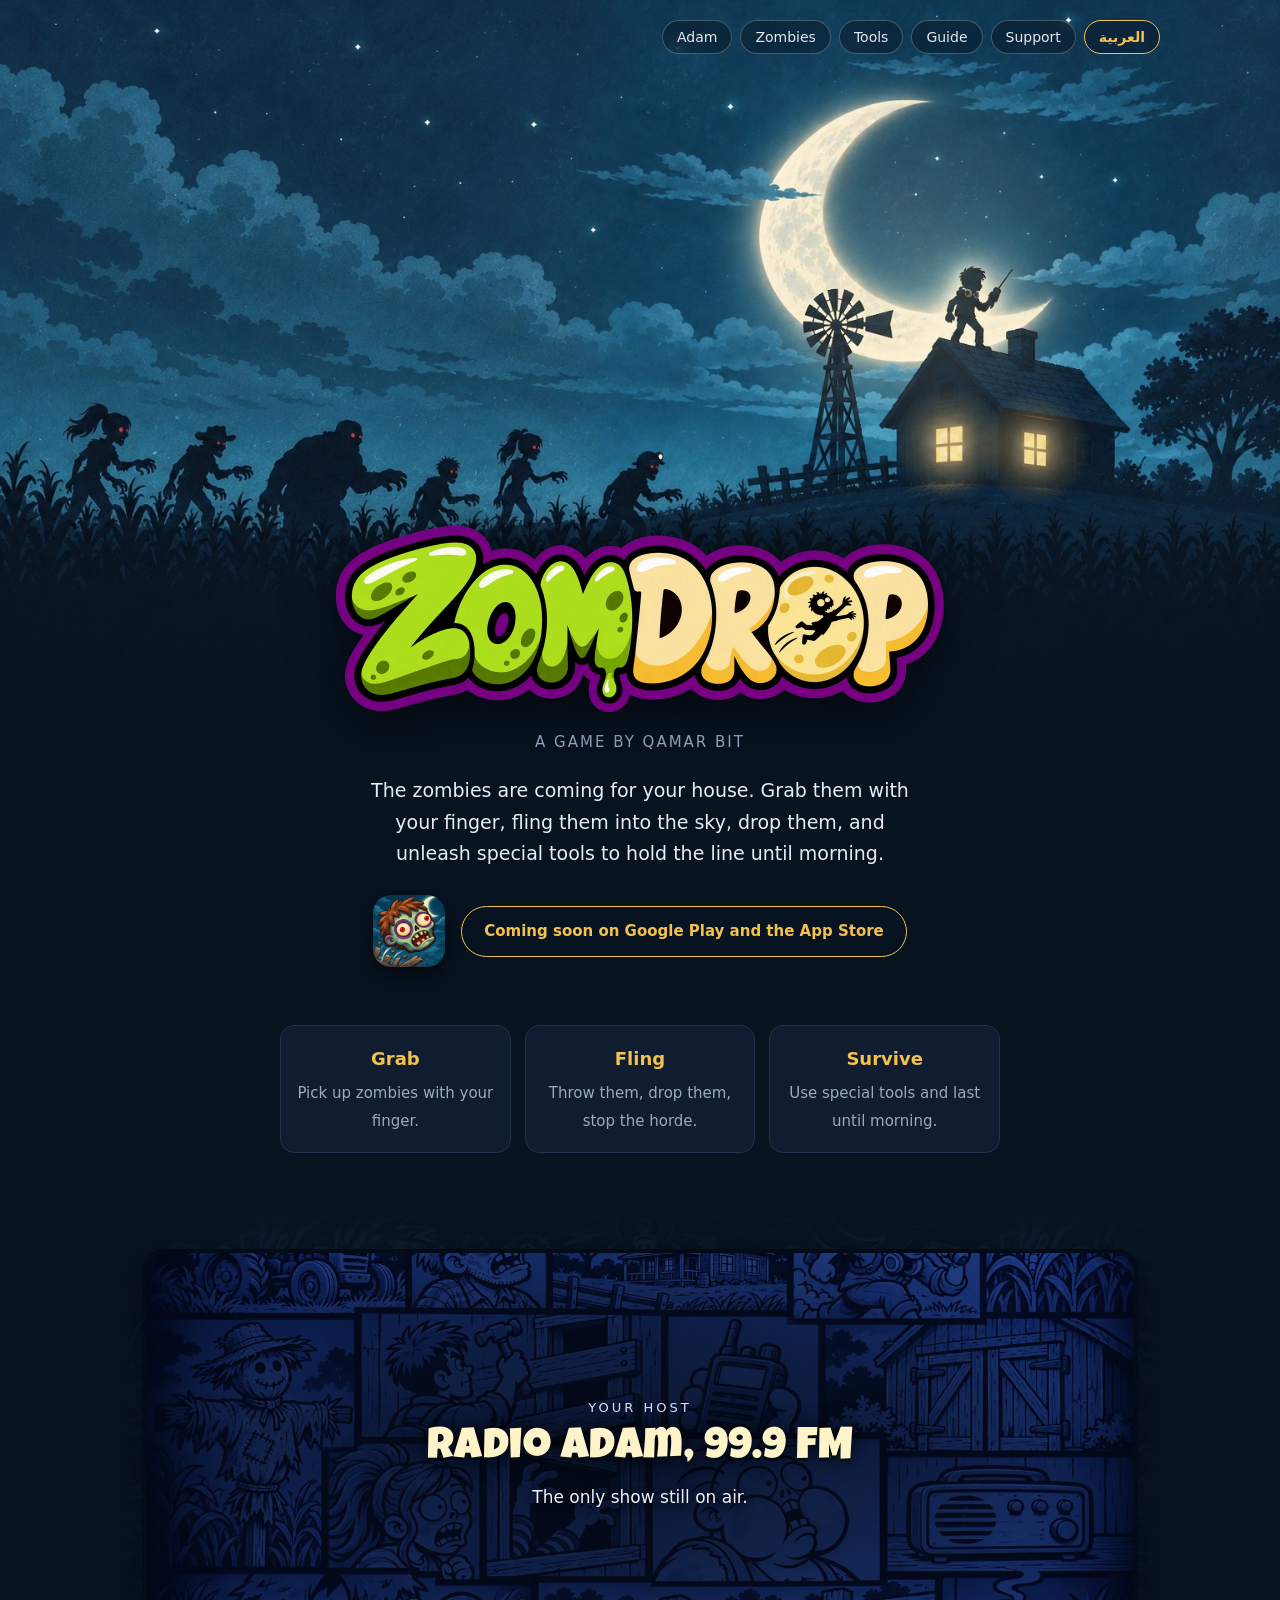
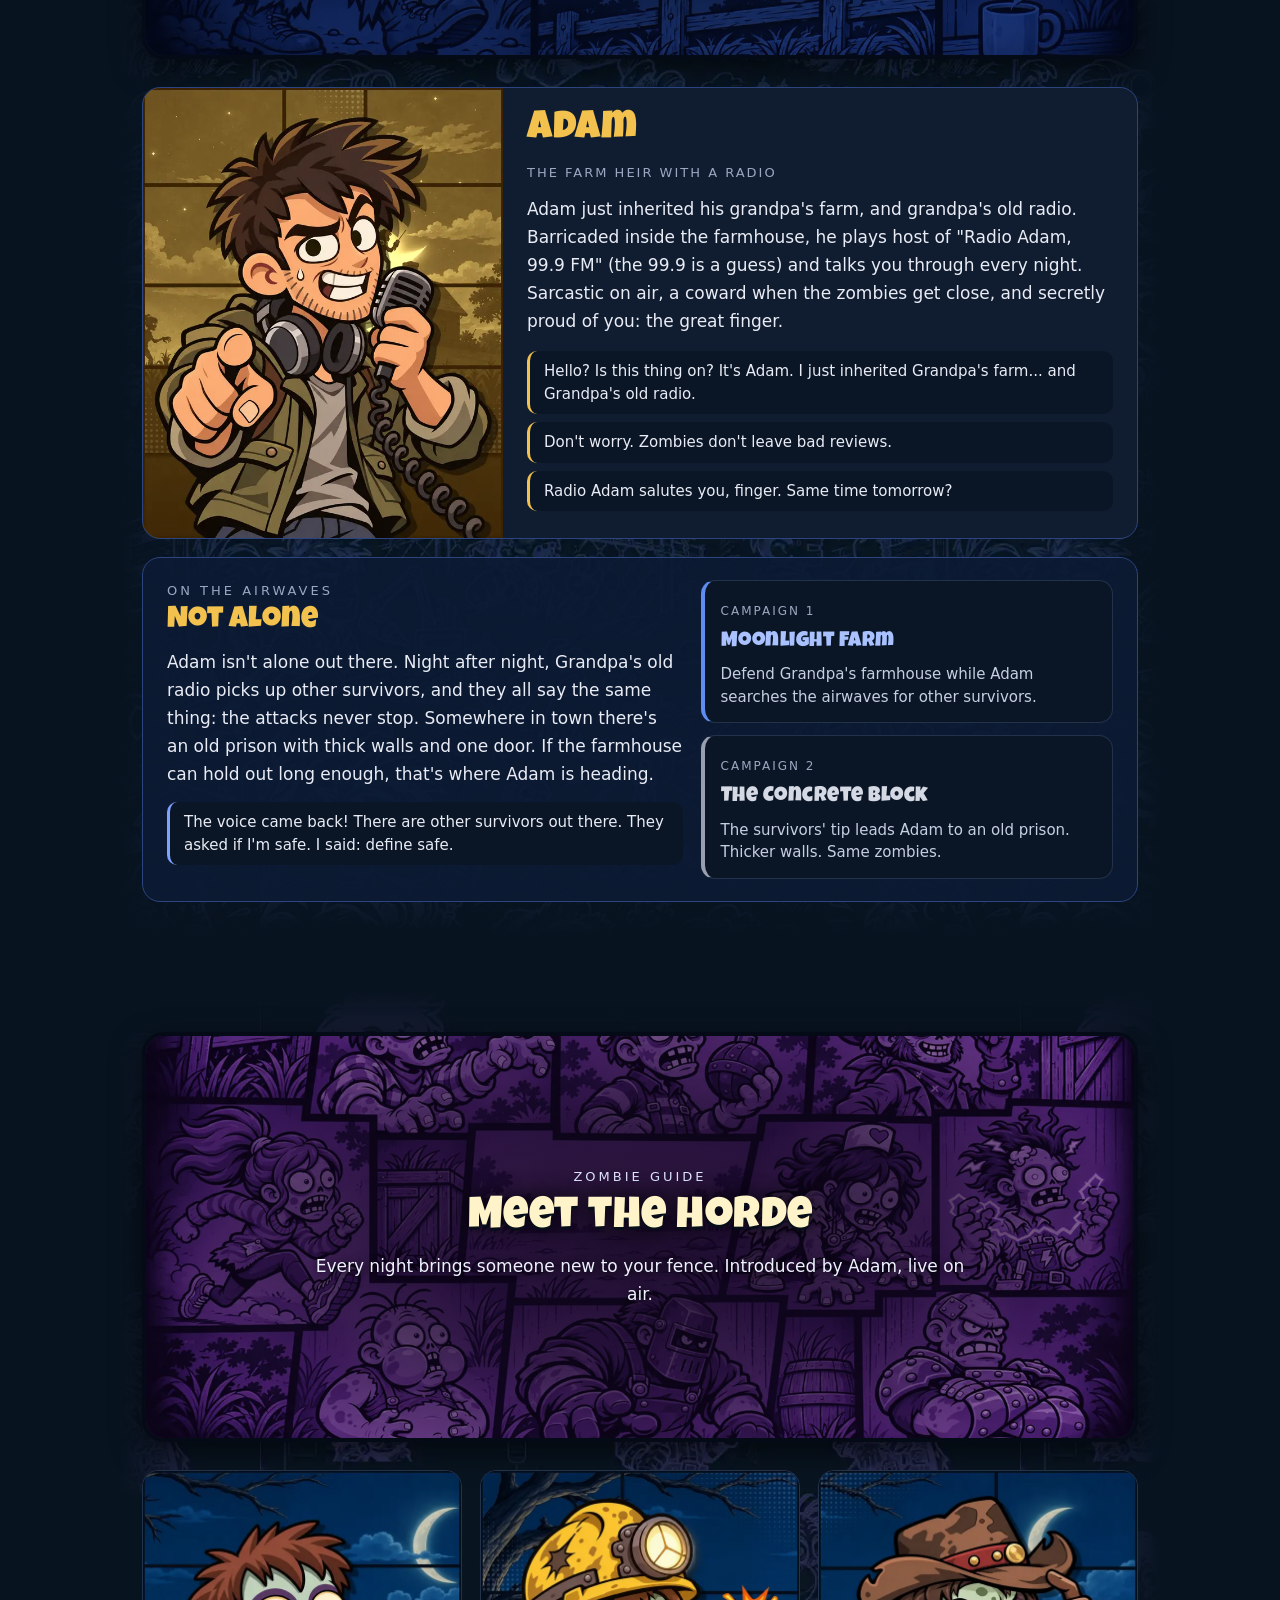
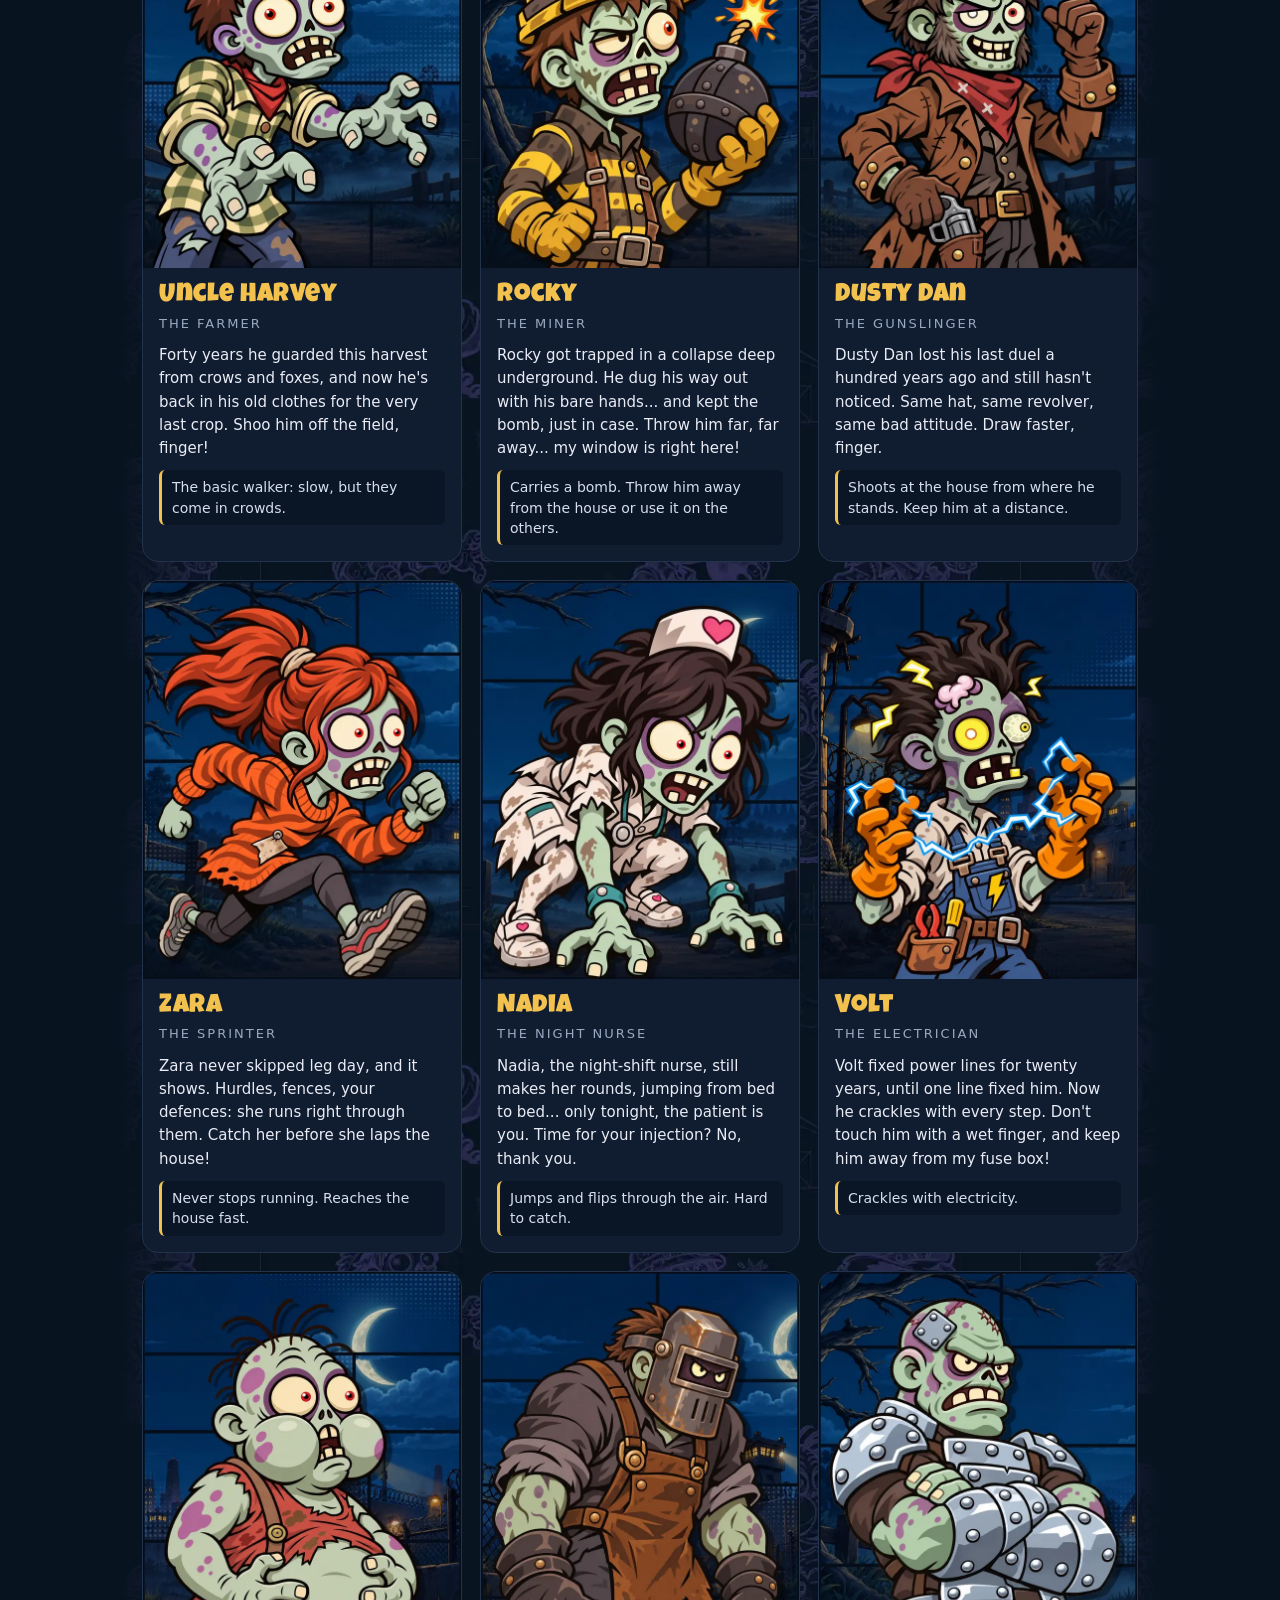
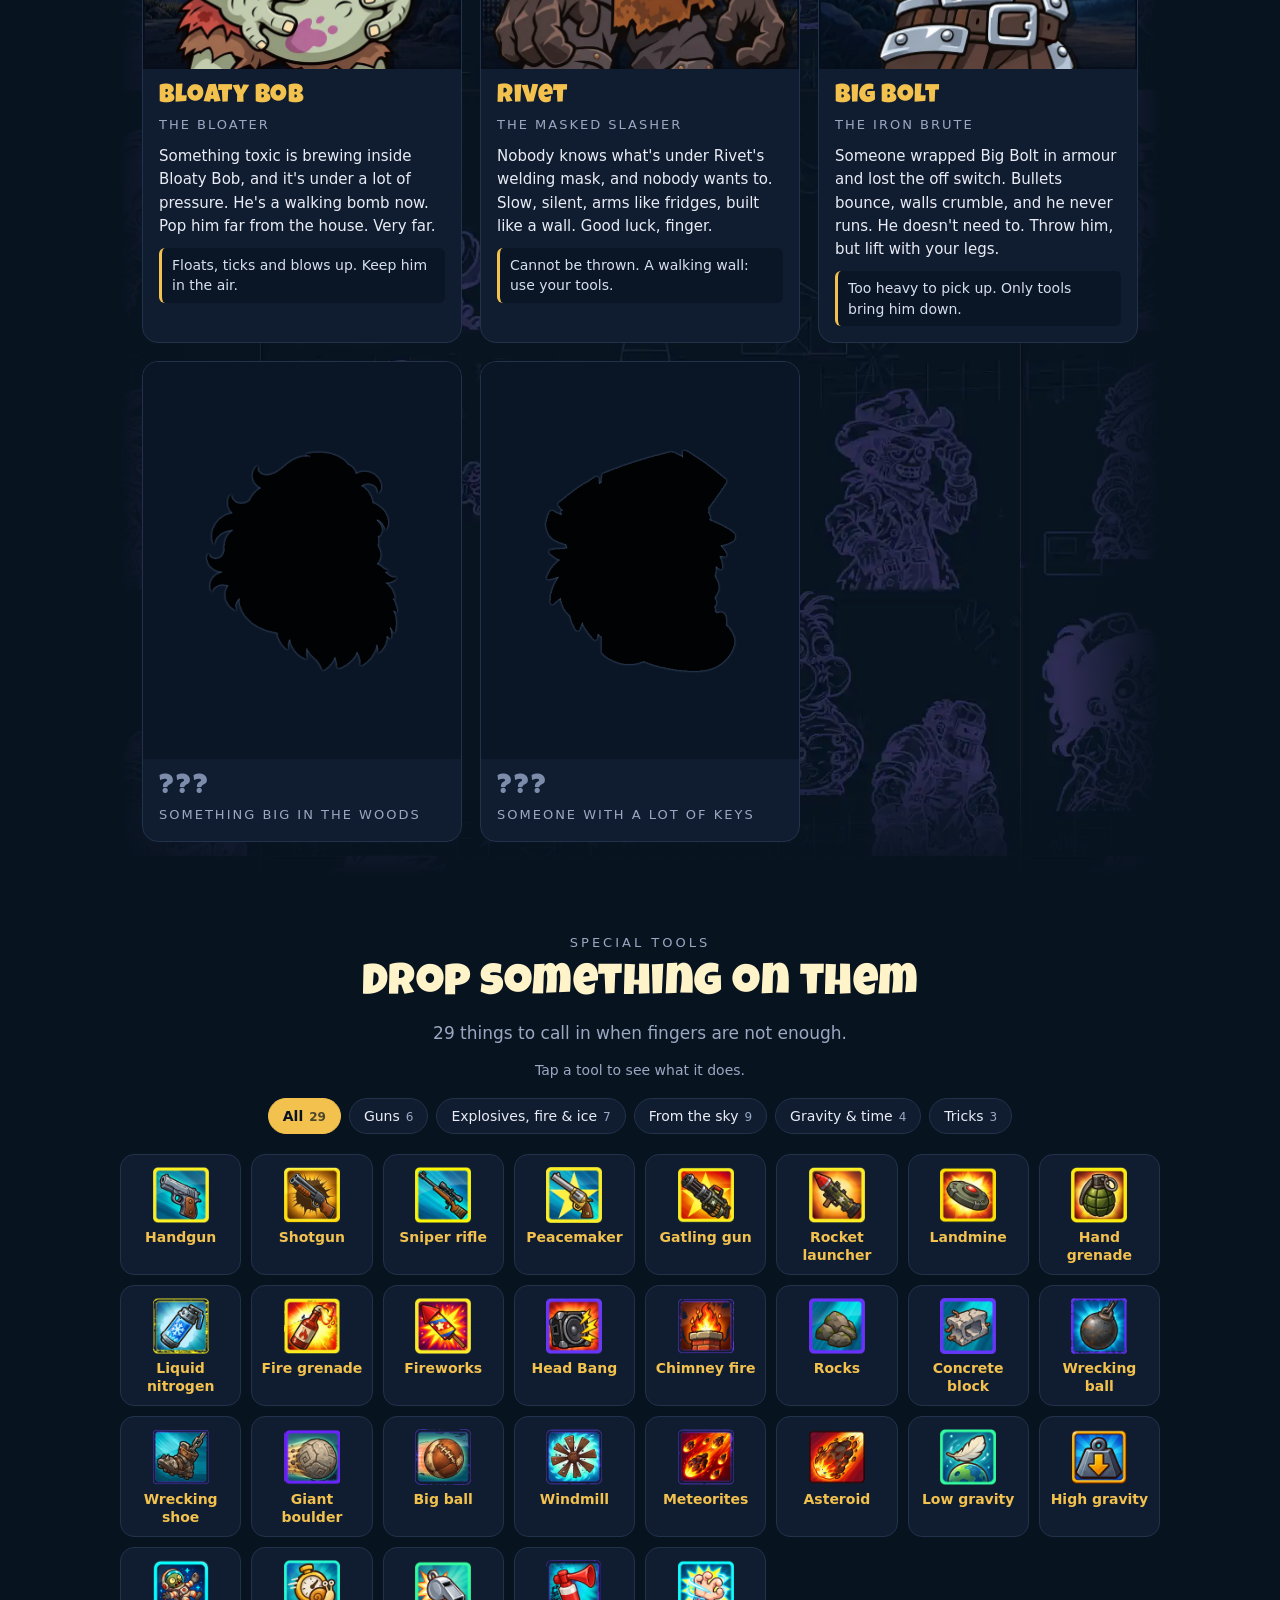
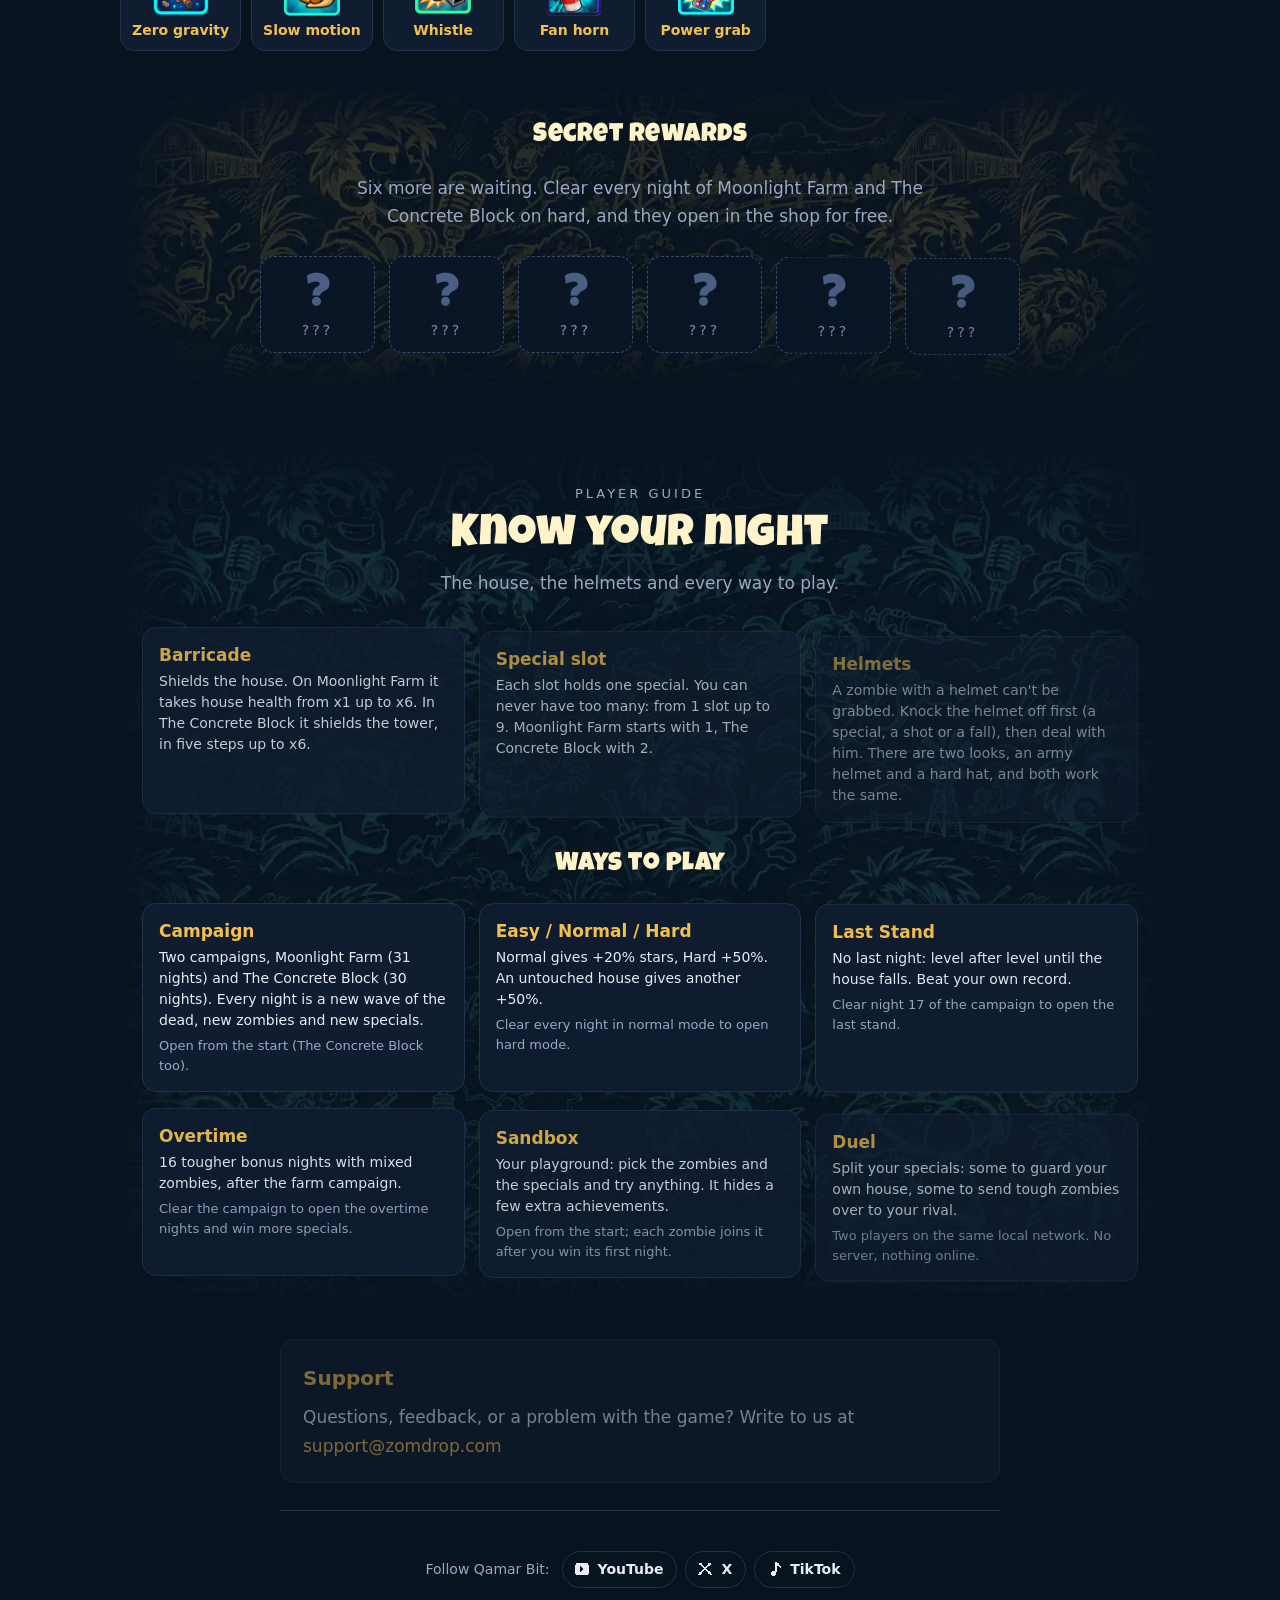
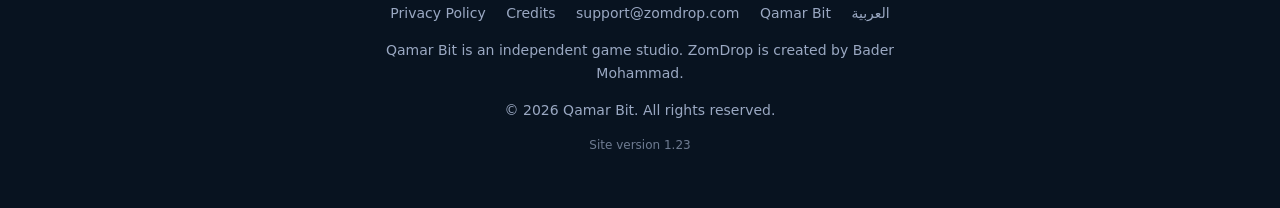
<file: index.html>
<!DOCTYPE html>
<html lang="en" dir="ltr">
<head>
  <meta charset="utf-8">
  <meta name="viewport" content="width=device-width, initial-scale=1">
  <title>ZomDrop — Grab them. Fling them. Survive until morning.</title>
  <meta name="description" content="ZomDrop is a mobile game by Qamar Bit. Grab zombies with your finger, fling them, drop them, and protect your house until morning. Coming soon on Google Play and the App Store.">
  <meta name="theme-color" content="#081320">
  <meta name="version" content="1.23">
  <link rel="canonical" href="https://zomdrop.com/">
  <link rel="alternate" hreflang="en" href="https://zomdrop.com/">
  <link rel="alternate" hreflang="ar" href="https://zomdrop.com/ar/">
  <meta property="og:type" content="website">
  <meta property="og:site_name" content="ZomDrop">
  <meta property="og:title" content="ZomDrop — Grab them. Fling them. Survive until morning.">
  <meta property="og:description" content="Grab zombies, fling them, drop them, and protect your house until morning. Coming soon.">
  <meta property="og:url" content="https://zomdrop.com/">
  <meta property="og:image" content="https://zomdrop.com/img/share.jpg">
  <meta name="twitter:card" content="summary_large_image">
  <link rel="icon" type="image/png" href="img/icon-64.png">
  <link rel="apple-touch-icon" href="img/icon-192.png">
  <link rel="preload" as="image" href="img/bg.jpg">
  <link rel="prefetch" href="ar/">
  <link rel="stylesheet" href="style.css">
</head>
<body>

  <div class="over"><div class="wrap wide"><header class="top">
    <span></span>
    <nav>
      <a href="#story">Adam</a>
      <a href="#horde">Zombies</a>
      <a href="#arsenal">Tools</a>
      <a href="#guide">Guide</a>
      <a href="#support">Support</a>
      <a class="lang" href="ar/" lang="ar" hreflang="ar">العربية</a>
    </nav>
  </header></div></div>

  <!-- The game's own start picture, with a few light effects on top -->
  <div class="scene" aria-hidden="true" dir="ltr"><div class="scene-inner">
    <img src="img/bg.jpg" alt="" width="1536" height="1024">
    <span class="moonglow"></span>
    <span class="star" style="left:12.2%;top:3.4%"></span>
    <span class="star" style="left:28%;top:5.4%;animation-delay:1.1s"></span>
    <span class="star" style="left:33.4%;top:14.4%;animation-delay:2.3s"></span>
    <span class="star" style="left:41.7%;top:14.6%;animation-delay:.6s"></span>
    <span class="star" style="left:57.1%;top:12.5%;animation-delay:1.8s"></span>
    <span class="star" style="left:46.4%;top:26.9%;animation-delay:2.9s"></span>
    <span class="star" style="left:87.2%;top:21%;animation-delay:.3s"></span>
    <span class="glow" style="left:74.3%;top:52%"></span>
    <span class="glow" style="left:80.8%;top:52.5%;animation-delay:1.3s"></span>
  </div></div>

  <div class="wrap"><main>
    <section class="hero">
      <h1><img src="img/logo.webp" alt="ZomDrop" width="1240" height="396"></h1>
      <p class="by">A game by <a href="https://qamarbit.com">Qamar Bit</a></p>
      <p class="lead">The zombies are coming for your house. Grab them with your finger, fling them into the sky, drop them, and unleash special tools to hold the line until morning.</p>
      <div class="cta">
        <img class="appicon" src="img/icon-192.png" alt="ZomDrop app icon" width="72" height="72">
        <span class="soon">Coming soon on Google Play and the App Store</span>
      </div>
    </section>
    <section class="features">
      <div class="reveal"><b>Grab</b><span>Pick up zombies with your finger.</span></div>
      <div class="reveal"><b>Fling</b><span>Throw them, drop them, stop the horde.</span></div>
      <div class="reveal"><b>Survive</b><span>Use special tools and last until morning.</span></div>
    </section>
  </main></div>

  <div class="wrap wide">

    <!-- ===== 2. Adam ===== -->
    <section id="story" class="block art art-story">
      <div class="wallhead wall-farm">
        <picture><source media="(max-width: 700px)" srcset="img/wall/farm-tall.webp" width="800" height="1422"><img src="img/wall/farm-wide.webp" alt="" width="1600" height="800" loading="lazy" decoding="async"></picture>
        <div class="wh-txt"><p class="label">Your host</p><h2 class="title">Radio Adam, 99.9 FM</h2><p class="sub">The only show still on air.</p></div>
      </div>
      <article class="adam reveal">
        <div class="pic"><img src="img/cards/adam.webp" alt="Adam talking into his radio microphone and pointing at you" width="640" height="800"></div>
        <div class="txt">
          <h3>Adam</h3><p class="role">The farm heir with a radio</p>
          <p>Adam just inherited his grandpa's farm, and grandpa's old radio. Barricaded inside the farmhouse, he plays host of &quot;Radio Adam, 99.9 FM&quot; (the 99.9 is a guess) and talks you through every night. Sarcastic on air, a coward when the zombies get close, and secretly proud of you: the great finger.</p>
          <div class="quotes">
            <blockquote>Hello? Is this thing on? It's Adam. I just inherited Grandpa's farm... and Grandpa's old radio.</blockquote>
            <blockquote>Don't worry. Zombies don't leave bad reviews.</blockquote>
            <blockquote>Radio Adam salutes you, finger. Same time tomorrow?</blockquote>
          </div>
        </div>
      </article>
      <div class="survivors reveal">
        <div class="sv-txt">
          <p class="label">On the airwaves</p>
          <h3>Not alone</h3>
          <p>Adam isn't alone out there. Night after night, Grandpa's old radio picks up other survivors, and they all say the same thing: the attacks never stop. Somewhere in town there's an old prison with thick walls and one door. If the farmhouse can hold out long enough, that's where Adam is heading.</p>
          <blockquote>The voice came back! There are other survivors out there. They asked if I'm safe. I said: define safe.</blockquote>
        </div>
        <div class="camps">
          <div class="camp camp-farm"><span class="cn">Campaign 1</span><h4>Moonlight Farm</h4><p>Defend Grandpa's farmhouse while Adam searches the airwaves for other survivors.</p></div>
          <div class="camp camp-block"><span class="cn">Campaign 2</span><h4>The Concrete Block</h4><p>The survivors' tip leads Adam to an old prison. Thicker walls. Same zombies.</p></div>
        </div>
      </div>
    </section>

    <!-- ===== 2. Zombies ===== -->
    <section id="horde" class="block art art-horde">
      <div class="wallhead wall-horde">
        <picture><source media="(max-width: 700px)" srcset="img/wall/horde-tall.webp" width="800" height="1422"><img src="img/wall/horde-wide.webp" alt="" width="1600" height="800" loading="lazy" decoding="async"></picture>
        <div class="wh-txt"><p class="label">Zombie guide</p><h2 class="title">Meet the horde</h2><p class="sub">Every night brings someone new to your fence. Introduced by Adam, live on air.</p></div>
      </div>
      <div class="grid horde">
        <article class="z reveal">
          <div class="pic"><img src="img/cards/harvey.webp" alt="Uncle Harvey, a zombie farmer with messy brown hair, reaching forward" width="640" height="800" loading="lazy"></div>
          <div class="zt"><h3>Uncle Harvey</h3><p class="role">The farmer</p>
          <p class="bio">Forty years he guarded this harvest from crows and foxes, and now he's back in his old clothes for the very last crop. Shoo him off the field, finger!</p>
          <p class="tip">The basic walker: slow, but they come in crowds.</p></div>
        </article>
        <article class="z reveal">
          <div class="pic"><img src="img/cards/rocky.webp" alt="Rocky, a zombie miner with a helmet lamp, holding a lit bomb" width="640" height="800" loading="lazy"></div>
          <div class="zt"><h3>Rocky</h3><p class="role">The miner</p>
          <p class="bio">Rocky got trapped in a collapse deep underground. He dug his way out with his bare hands... and kept the bomb, just in case. Throw him far, far away... my window is right here!</p>
          <p class="tip">Carries a bomb. Throw him away from the house or use it on the others.</p></div>
        </article>
        <article class="z reveal">
          <div class="pic"><img src="img/cards/dan.webp" alt="Dusty Dan, a zombie gunslinger tipping his hat" width="640" height="800" loading="lazy"></div>
          <div class="zt"><h3>Dusty Dan</h3><p class="role">The gunslinger</p>
          <p class="bio">Dusty Dan lost his last duel a hundred years ago and still hasn't noticed. Same hat, same revolver, same bad attitude. Draw faster, finger.</p>
          <p class="tip">Shoots at the house from where he stands. Keep him at a distance.</p></div>
        </article>
        <article class="z reveal">
          <div class="pic"><img src="img/cards/zara.webp" alt="Zara, a red-haired zombie runner in a striped orange sweater, sprinting" width="640" height="800" loading="lazy"></div>
          <div class="zt"><h3>Zara</h3><p class="role">The sprinter</p>
          <p class="bio">Zara never skipped leg day, and it shows. Hurdles, fences, your defences: she runs right through them. Catch her before she laps the house!</p>
          <p class="tip">Never stops running. Reaches the house fast.</p></div>
        </article>
        <article class="z reveal">
          <div class="pic"><img src="img/cards/nadia.webp" alt="Nadia, a zombie nurse crouching low, ready to pounce" width="640" height="800" loading="lazy"></div>
          <div class="zt"><h3>Nadia</h3><p class="role">The night nurse</p>
          <p class="bio">Nadia, the night-shift nurse, still makes her rounds, jumping from bed to bed... only tonight, the patient is you. Time for your injection? No, thank you.</p>
          <p class="tip">Jumps and flips through the air. Hard to catch.</p></div>
        </article>
        <article class="z reveal">
          <div class="pic"><img src="img/cards/volt.webp" alt="Volt, a zombie electrician with sparks jumping between his gloves" width="640" height="800" loading="lazy"></div>
          <div class="zt"><h3>Volt</h3><p class="role">The electrician</p>
          <p class="bio">Volt fixed power lines for twenty years, until one line fixed him. Now he crackles with every step. Don't touch him with a wet finger, and keep him away from my fuse box!</p>
          <p class="tip">Crackles with electricity.</p></div>
        </article>
        <article class="z reveal">
          <div class="pic"><img src="img/cards/bob.webp" alt="Bloaty Bob, a round zombie holding his breath with puffed cheeks" width="640" height="800" loading="lazy"></div>
          <div class="zt"><h3>Bloaty Bob</h3><p class="role">The bloater</p>
          <p class="bio">Something toxic is brewing inside Bloaty Bob, and it's under a lot of pressure. He's a walking bomb now. Pop him far from the house. Very far.</p>
          <p class="tip">Floats, ticks and blows up. Keep him in the air.</p></div>
        </article>
        <article class="z reveal">
          <div class="pic"><img src="img/cards/rivet.webp" alt="Rivet, a huge zombie in a welding mask and leather apron" width="640" height="800" loading="lazy"></div>
          <div class="zt"><h3>Rivet</h3><p class="role">The masked slasher</p>
          <p class="bio">Nobody knows what's under Rivet's welding mask, and nobody wants to. Slow, silent, arms like fridges, built like a wall. Good luck, finger.</p>
          <p class="tip">Cannot be thrown. A walking wall: use your tools.</p></div>
        </article>
        <article class="z reveal">
          <div class="pic"><img src="img/cards/bolt.webp" alt="Big Bolt, a zombie covered in riveted metal plates, arms crossed" width="640" height="800" loading="lazy"></div>
          <div class="zt"><h3>Big Bolt</h3><p class="role">The iron brute</p>
          <p class="bio">Someone wrapped Big Bolt in armour and lost the off switch. Bullets bounce, walls crumble, and he never runs. He doesn't need to. Throw him, but lift with your legs.</p>
          <p class="tip">Too heavy to pick up. Only tools bring him down.</p></div>
        </article>
        <article class="z mystery reveal"><div class="pic"><img src="img/mystery-1.png" alt="" width="248" height="284" loading="lazy"></div><div class="zt"><h3>???</h3><p class="role">Something big in the woods</p></div></article>
        <article class="z mystery reveal"><div class="pic"><img src="img/mystery-2.png" alt="" width="308" height="356" loading="lazy"></div><div class="zt"><h3>???</h3><p class="role">Someone with a lot of keys</p></div></article>
      </div>
    </section>

    <!-- ===== 3. Tools ===== -->
    <section id="arsenal" class="block">
      <p class="label">Special tools</p>
      <h2 class="title">Drop something on them</h2>
      <p class="sub">29 things to call in when fingers are not enough.</p>
      <p class="tools-hint">Tap a tool to see what it does.</p>
      <div class="chips" role="group" aria-label="Special tools">
        <button type="button" class="chip on" data-g="all" aria-pressed="true">All<i>29</i></button>
        <button type="button" class="chip" data-g="guns" aria-pressed="false">Guns<i>6</i></button>
        <button type="button" class="chip" data-g="boom" aria-pressed="false">Explosives, fire &amp; ice<i>7</i></button>
        <button type="button" class="chip" data-g="sky" aria-pressed="false">From the sky<i>9</i></button>
        <button type="button" class="chip" data-g="gravity" aria-pressed="false">Gravity &amp; time<i>4</i></button>
        <button type="button" class="chip" data-g="tricks" aria-pressed="false">Tricks<i>3</i></button>
      </div>
      <div class="grid arsenal reveal" data-show="all">
        <details class="t" data-g="guns"><summary><img src="img/tools/gun.png" alt="" width="128" height="128" loading="lazy"><b>Handgun</b></summary><div class="td"><p>The trusty handgun.</p></div></details>
        <details class="t" data-g="guns"><summary><img src="img/tools/shotgun.png" alt="" width="128" height="128" loading="lazy"><b>Shotgun</b></summary><div class="td"><p>It doesn't aim, it sweeps. Everything in front gets hit.</p></div></details>
        <details class="t" data-g="guns"><summary><img src="img/tools/sniper.png" alt="" width="128" height="128" loading="lazy"><b>Sniper rifle</b></summary><div class="td"><p>Perfect aim with a deadly hit.</p></div></details>
        <details class="t" data-g="guns"><summary><img src="img/tools/peacemaker.png" alt="" width="128" height="128" loading="lazy"><b>Peacemaker</b></summary><div class="td"><p>Bringing peace, one shot at a time.</p></div></details>
        <details class="t" data-g="guns"><summary><img src="img/tools/gatling.png" alt="" width="128" height="128" loading="lazy"><b>Gatling gun</b></summary><div class="td"><p>Nothing more needs to be said.</p></div></details>
        <details class="t" data-g="guns"><summary><img src="img/tools/rocketlauncher.png" alt="" width="128" height="128" loading="lazy"><b>Rocket launcher</b></summary><div class="td"><p>Two worlds in one: a gun that fires explosives.</p></div></details>
        <details class="t" data-g="boom"><summary><img src="img/tools/mine.png" alt="" width="128" height="128" loading="lazy"><b>Landmine</b></summary><div class="td"><p>Lays a deadly minefield.</p></div></details>
        <details class="t" data-g="boom"><summary><img src="img/tools/grenade.png" alt="" width="128" height="128" loading="lazy"><b>Hand grenade</b></summary><div class="td"><p>For explosions exactly where you want them.</p></div></details>
        <details class="t" data-g="boom"><summary><img src="img/tools/nitrogen.png" alt="" width="128" height="128" loading="lazy"><b>Liquid nitrogen</b></summary><div class="td"><p>Freezes zombies solid and makes them shatter like glass.</p></div></details>
        <details class="t" data-g="boom"><summary><img src="img/tools/firegrenade.png" alt="" width="128" height="128" loading="lazy"><b>Fire grenade</b></summary><div class="td"><p>Blows up and leaves the ground burning.</p></div></details>
        <details class="t" data-g="boom"><summary><img src="img/tools/rockets.png" alt="" width="128" height="128" loading="lazy"><b>Fireworks</b></summary><div class="td"><p>Any night is a good night for zombie fireworks.</p></div></details>
        <details class="t" data-g="boom"><summary><img src="img/tools/headbang.png" alt="" width="128" height="128" loading="lazy"><b>Head Bang</b></summary><div class="td"><p>How far can a zombie head stretch before it pops?</p></div></details>
        <details class="t" data-g="boom"><summary><img src="img/tools/chimneyfire.png" alt="" width="128" height="128" loading="lazy"><b>Chimney fire</b></summary><div class="td"><p>Light them up! A burning zombie makes specials show up more often.</p></div></details>
        <details class="t" data-g="sky"><summary><img src="img/tools/rocks.png" alt="" width="128" height="128" loading="lazy"><b>Rocks</b></summary><div class="td"><p>Buries zombies under a pile of rocks.</p></div></details>
        <details class="t" data-g="sky"><summary><img src="img/tools/metalcore.png" alt="" width="128" height="128" loading="lazy"><b>Concrete block</b></summary><div class="td"><p>Clears the space in front of the house when a zombie gets too close.</p></div></details>
        <details class="t" data-g="sky"><summary><img src="img/tools/wreckingball.png" alt="" width="128" height="128" loading="lazy"><b>Wrecking ball</b></summary><div class="td"><p>Great for knocking things down. Zombies most of all.</p></div></details>
        <details class="t" data-g="sky"><summary><img src="img/tools/wreckingshoe.png" alt="" width="128" height="128" loading="lazy"><b>Wrecking shoe</b></summary><div class="td"><p>A penalty kick that really hurts! This boot prefers zombies to balls!</p></div></details>
        <details class="t" data-g="sky"><summary><img src="img/tools/stoneball.png" alt="" width="128" height="128" loading="lazy"><b>Giant boulder</b></summary><div class="td"><p>The bigger the better. Rolls over anything in its path.</p></div></details>
        <details class="t" data-g="sky"><summary><img src="img/tools/bigball.png" alt="" width="128" height="128" loading="lazy"><b>Big ball</b></summary><div class="td"><p>A huge ball that flattens zombies.</p></div></details>
        <details class="t" data-g="sky"><summary><img src="img/tools/windmill.png" alt="" width="128" height="128" loading="lazy"><b>Windmill</b></summary><div class="td"><p>Turns the windmill into a spinning blade. Zombies get sliced!</p></div></details>
        <details class="t" data-g="sky"><summary><img src="img/tools/meteor_small.png" alt="" width="128" height="128" loading="lazy"><b>Meteorites</b></summary><div class="td"><p>Help from the sky. Pours fire on zombies.</p></div></details>
        <details class="t" data-g="sky"><summary><img src="img/tools/meteor.png" alt="" width="128" height="128" loading="lazy"><b>Asteroid</b></summary><div class="td"><p>Ask the dinosaurs how this one ends. The zombies are next.</p></div></details>
        <details class="t" data-g="gravity"><summary><img src="img/tools/gravitylow.png" alt="" width="128" height="128" loading="lazy"><b>Low gravity</b></summary><div class="td"><p>Turns gravity down. Tip: in low gravity even the Tank can be grabbed.</p></div></details>
        <details class="t" data-g="gravity"><summary><img src="img/tools/gravityhigh.png" alt="" width="128" height="128" loading="lazy"><b>High gravity</b></summary><div class="td"><p>Turns gravity up. Breaking bones gets easier.</p></div></details>
        <details class="t" data-g="gravity"><summary><img src="img/tools/gravityanti.png" alt="" width="128" height="128" loading="lazy"><b>Zero gravity</b></summary><div class="td"><p>Zombies float like they're in space. Until they come down and their bones break.</p></div></details>
        <details class="t" data-g="gravity"><summary><img src="img/tools/slowmo.png" alt="" width="128" height="128" loading="lazy"><b>Slow motion</b></summary><div class="td"><p>Slows time down so you can handle the trouble.</p></div></details>
        <details class="t" data-g="tricks"><summary><img src="img/tools/whistle.png" alt="" width="128" height="128" loading="lazy"><b>Whistle</b></summary><div class="td"><p>Stops zombies in their tracks.</p></div></details>
        <details class="t" data-g="tricks"><summary><img src="img/tools/horn.png" alt="" width="128" height="128" loading="lazy"><b>Fan horn</b></summary><div class="td"><p>Blasts zombies away from the house.</p></div></details>
        <details class="t" data-g="tricks"><summary><img src="img/tools/powergrab.png" alt="" width="128" height="128" loading="lazy"><b>Power grab</b></summary><div class="td"><p>Grabs heavy zombies, and several at once with one touch.</p></div></details>
      </div>
      <div class="art art-rewards lockedzone">
      <h3 class="subtitle">Secret rewards</h3>
      <p class="sub lockednote">Six more are waiting. Clear every night of Moonlight Farm and The Concrete Block on hard, and they open in the shop for free.</p>
      <div class="grid lockedgrid">
        <div class="lk reveal" aria-label="Secret reward"><b>?</b><span>???</span></div>
        <div class="lk reveal" aria-label="Secret reward"><b>?</b><span>???</span></div>
        <div class="lk reveal" aria-label="Secret reward"><b>?</b><span>???</span></div>
        <div class="lk reveal" aria-label="Secret reward"><b>?</b><span>???</span></div>
        <div class="lk reveal" aria-label="Secret reward"><b>?</b><span>???</span></div>
        <div class="lk reveal" aria-label="Secret reward"><b>?</b><span>???</span></div>
      </div>
      </div>
    </section>

    <!-- ===== 4. Player guide ===== -->
    <section id="guide" class="block art art-teal">
      <p class="label">Player guide</p>
      <h2 class="title">Know your night</h2>
      <p class="sub">The house, the helmets and every way to play.</p>
      <div class="grid guide">
        <article class="g reveal"><h3>Barricade</h3><p>Shields the house. On Moonlight Farm it takes house health from x1 up to x6. In The Concrete Block it shields the tower, in five steps up to x6.</p></article>
        <article class="g reveal"><h3>Special slot</h3><p>Each slot holds one special. You can never have too many: from 1 slot up to 9. Moonlight Farm starts with 1, The Concrete Block with 2.</p></article>
        <article class="g reveal"><h3>Helmets</h3><p>A zombie with a helmet can't be grabbed. Knock the helmet off first (a special, a shot or a fall), then deal with him. There are two looks, an army helmet and a hard hat, and both work the same.</p></article>
      </div>
      <h3 class="subtitle">Ways to play</h3>
      <div class="grid guide">
        <article class="g reveal"><h3>Campaign</h3><p>Two campaigns, Moonlight Farm (31 nights) and The Concrete Block (30 nights). Every night is a new wave of the dead, new zombies and new specials.</p><p class="meta">Open from the start (The Concrete Block too).</p></article>
        <article class="g reveal"><h3>Easy / Normal / Hard</h3><p>Normal gives +20% stars, Hard +50%. An untouched house gives another +50%.</p><p class="meta">Clear every night in normal mode to open hard mode.</p></article>
        <article class="g reveal"><h3>Last Stand</h3><p>No last night: level after level until the house falls. Beat your own record.</p><p class="meta">Clear night 17 of the campaign to open the last stand.</p></article>
        <article class="g reveal"><h3>Overtime</h3><p>16 tougher bonus nights with mixed zombies, after the farm campaign.</p><p class="meta">Clear the campaign to open the overtime nights and win more specials.</p></article>
        <article class="g reveal"><h3>Sandbox</h3><p>Your playground: pick the zombies and the specials and try anything. It hides a few extra achievements.</p><p class="meta">Open from the start; each zombie joins it after you win its first night.</p></article>
        <article class="g reveal"><h3>Duel</h3><p>Split your specials: some to guard your own house, some to send tough zombies over to your rival.</p><p class="meta">Two players on the same local network. No server, nothing online.</p></article>
      </div>
    </section>
  </div>

  <div class="wrap">
    <section class="card reveal" id="support">
      <h2>Support</h2>
      <p>Questions, feedback, or a problem with the game? Write to us at <a href="mailto:support@zomdrop.com" dir="ltr">support@zomdrop.com</a></p>
    </section>
    <footer>
      <p class="social"><span>Follow Qamar Bit:</span>
        <a href="https://www.youtube.com/@qamarbit" rel="me noopener" target="_blank" aria-label="Qamar Bit YouTube"><svg viewBox="0 0 16 16" aria-hidden="true"><path fill-rule="evenodd" d="M2 4h1V3h10v1h1v8h-1v1H3v-1H2zM6 5v6h1v-1h1V9h1V7H8V6H7V5z"/></svg><b>YouTube</b></a>
        <a href="https://x.com/qamarbit" rel="me noopener" target="_blank" aria-label="Qamar Bit X"><svg viewBox="0 0 16 16" aria-hidden="true"><path d="M3 3h2v1H3zM11 3h2v1h-2zM4 4h2v1H4zM10 4h2v1h-2zM5 5h2v1H5zM9 5h2v1H9zM6 6h2v1H6zM8 6h2v1H8zM7 7h2v1H7zM8 8h2v1H8zM6 8h2v1H6zM9 9h2v1H9zM5 9h2v1H5zM10 10h2v1h-2zM4 10h2v1H4zM11 11h2v1h-2zM3 11h2v1H3zM12 12h2v1h-2zM2 12h2v1H2z"/></svg><b>X</b></a>
        <a href="https://www.tiktok.com/@qamarbit" rel="me noopener" target="_blank" aria-label="Qamar Bit TikTok"><svg viewBox="0 0 16 16" aria-hidden="true"><path d="M9 2h2v9H9zM11 3h1v1h1v1h1v2h-1V6h-1V5h-1zM6 10h3v1h1v2H9v1H6v-1H5v-2h1z"/></svg><b>TikTok</b></a>
      </p>
      <p><a href="privacy.html">Privacy Policy</a> <a href="credits.html">Credits</a> <a href="mailto:support@zomdrop.com" dir="ltr">support@zomdrop.com</a> <a href="https://qamarbit.com">Qamar Bit</a> <a href="ar/" lang="ar" hreflang="ar">العربية</a></p>
      <p class="studio">Qamar Bit is an independent game studio. ZomDrop is created by Bader Mohammad.</p>
      <p>&copy; 2026 Qamar Bit. All rights reserved.</p>
      <p class="ver">Site version 1.23</p>
    </footer>
  </div>

  <!-- GSAP is stored inside this site (js folder). Nothing is loaded from other servers. -->
  <script src="js/gsap.min.js"></script>
  <script src="js/ScrollTrigger.min.js"></script>
  <script>
  // arriving from the other language (the address ends with #section): skip the logo drop, the page is already "open"
  document.documentElement.classList.add('js');
  if (location.hash) document.documentElement.classList.add('nodrop');
  requestAnimationFrame(function () { requestAnimationFrame(function () { document.documentElement.classList.add('go'); }); });
  // tools: filter buttons, and only one tool open at a time
  (function () {
    var grid = document.querySelector('.arsenal'); if (!grid) return;
    var chips = document.querySelectorAll('.chip');
    chips.forEach(function (c) {
      c.addEventListener('click', function () {
        chips.forEach(function (x) { var on = x === c; x.classList.toggle('on', on); x.setAttribute('aria-pressed', on ? 'true' : 'false'); });
        grid.setAttribute('data-show', c.getAttribute('data-g'));
        grid.querySelectorAll('details[open]').forEach(function (d) { d.open = false; });
        // a small hop only (no fading), so a tool can never be left invisible
        if (window.gsap) gsap.fromTo(grid.querySelectorAll('.t'), { y: 8 }, { y: 0, duration: .3, stagger: .02, overwrite: true, clearProps: 'transform' });
      });
    });
    grid.addEventListener('toggle', function (e) {
      if (!e.target.open) return;
      grid.querySelectorAll('details[open]').forEach(function (d) { if (d !== e.target) d.open = false; });
    }, true);
  })();
  (function () {
    if (!window.gsap || !window.ScrollTrigger) return;   // without GSAP the page simply shows everything
    gsap.registerPlugin(ScrollTrigger);

    // the picture drifts slower than the page while scrolling
    gsap.to('.scene-inner', { yPercent: 14, ease: 'none',
      scrollTrigger: { trigger: '.scene', start: 'top top', end: 'bottom top', scrub: true } });

    // comic-wall bands: the picture drifts a little while scrolling (off when the visitor asks for less motion)
    if (!window.matchMedia('(prefers-reduced-motion: reduce)').matches) {
      gsap.utils.toArray('.wallhead img').forEach(function (img) {
        gsap.fromTo(img, { yPercent: -7 }, { yPercent: 7, ease: 'none',
          scrollTrigger: { trigger: img.closest('.wallhead'), start: 'top bottom', end: 'bottom top', scrub: true } });
      });
    }

    // cards rise in, a few at a time, when they enter the screen
    gsap.set('.reveal', { opacity: 0, y: 26 });
    ScrollTrigger.batch('.reveal', {
      start: 'top 92%', once: true,
      onEnter: function (els) { gsap.to(els, { opacity: 1, y: 0, duration: .55, ease: 'power2.out', stagger: .07, overwrite: true }); }
    });

    // language switch: land on the same section of the other language, not at the top
    var sections = ['comic', 'story', 'horde', 'arsenal', 'guide', 'support'];
    document.querySelectorAll('a[hreflang]').forEach(function (a) {
      var base = a.getAttribute('href');
      a.addEventListener('click', function () {
        var here = '';
        sections.forEach(function (id) {
          var el = document.getElementById(id);
          if (el && el.getBoundingClientRect().top < window.innerHeight * 0.5) here = id;
        });
        a.setAttribute('href', here ? base + '#' + here : base);
      });
    });

    // story comic: the first page is open, the button opens the rest
    var more = document.querySelector('.comic-more');
    if (more) more.addEventListener('click', function () { document.querySelector('.comic').classList.add('open'); ScrollTrigger.refresh(); });

    // character pictures lean in a little when touched or hovered
    document.querySelectorAll('.z:not(.mystery), .adam').forEach(function (card) {
      var img = card.querySelector('.pic img');
      function pop() { gsap.fromTo(img, { scale: 1.09, rotation: -1.5 }, { scale: 1, rotation: 0, duration: .9, ease: 'elastic.out(1, .4)' }); }
      card.addEventListener('pointerenter', pop);
      card.addEventListener('click', pop);
    });
  })();
  </script>
</body>
</html>
</file>
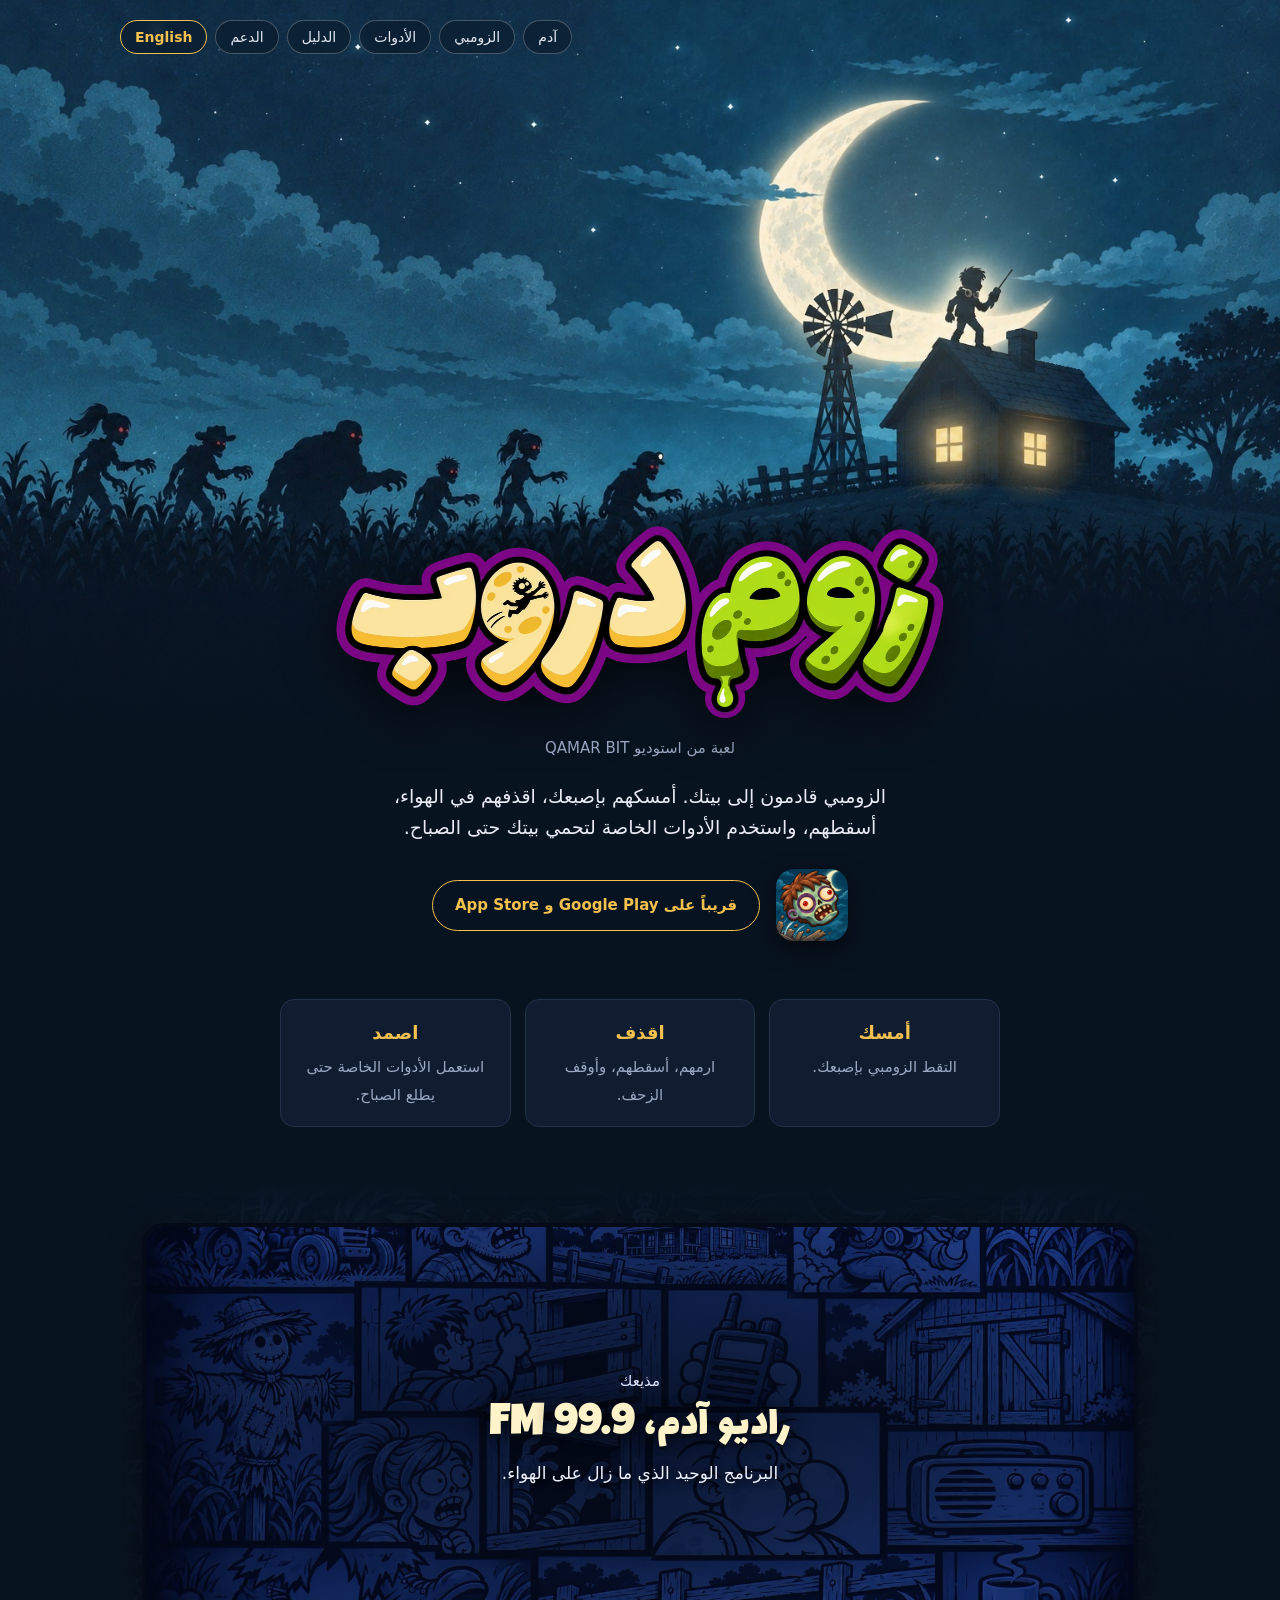
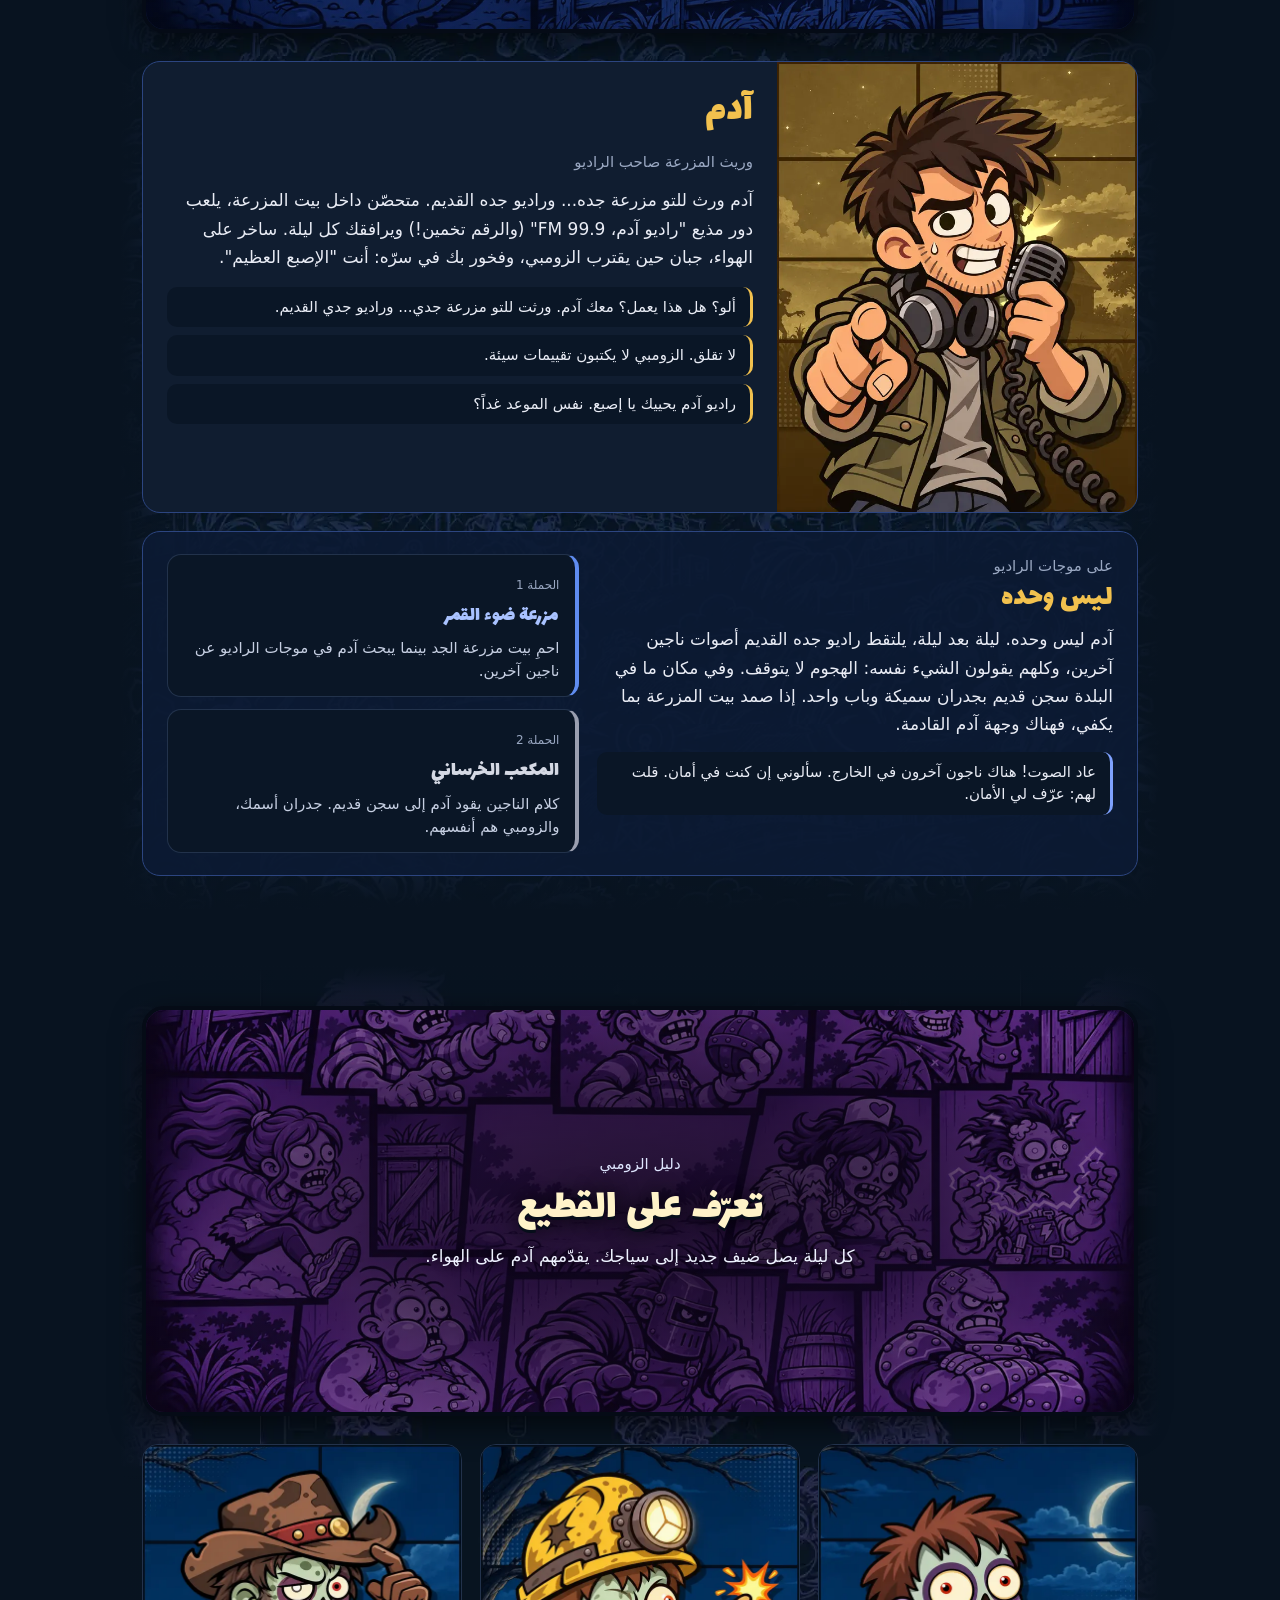
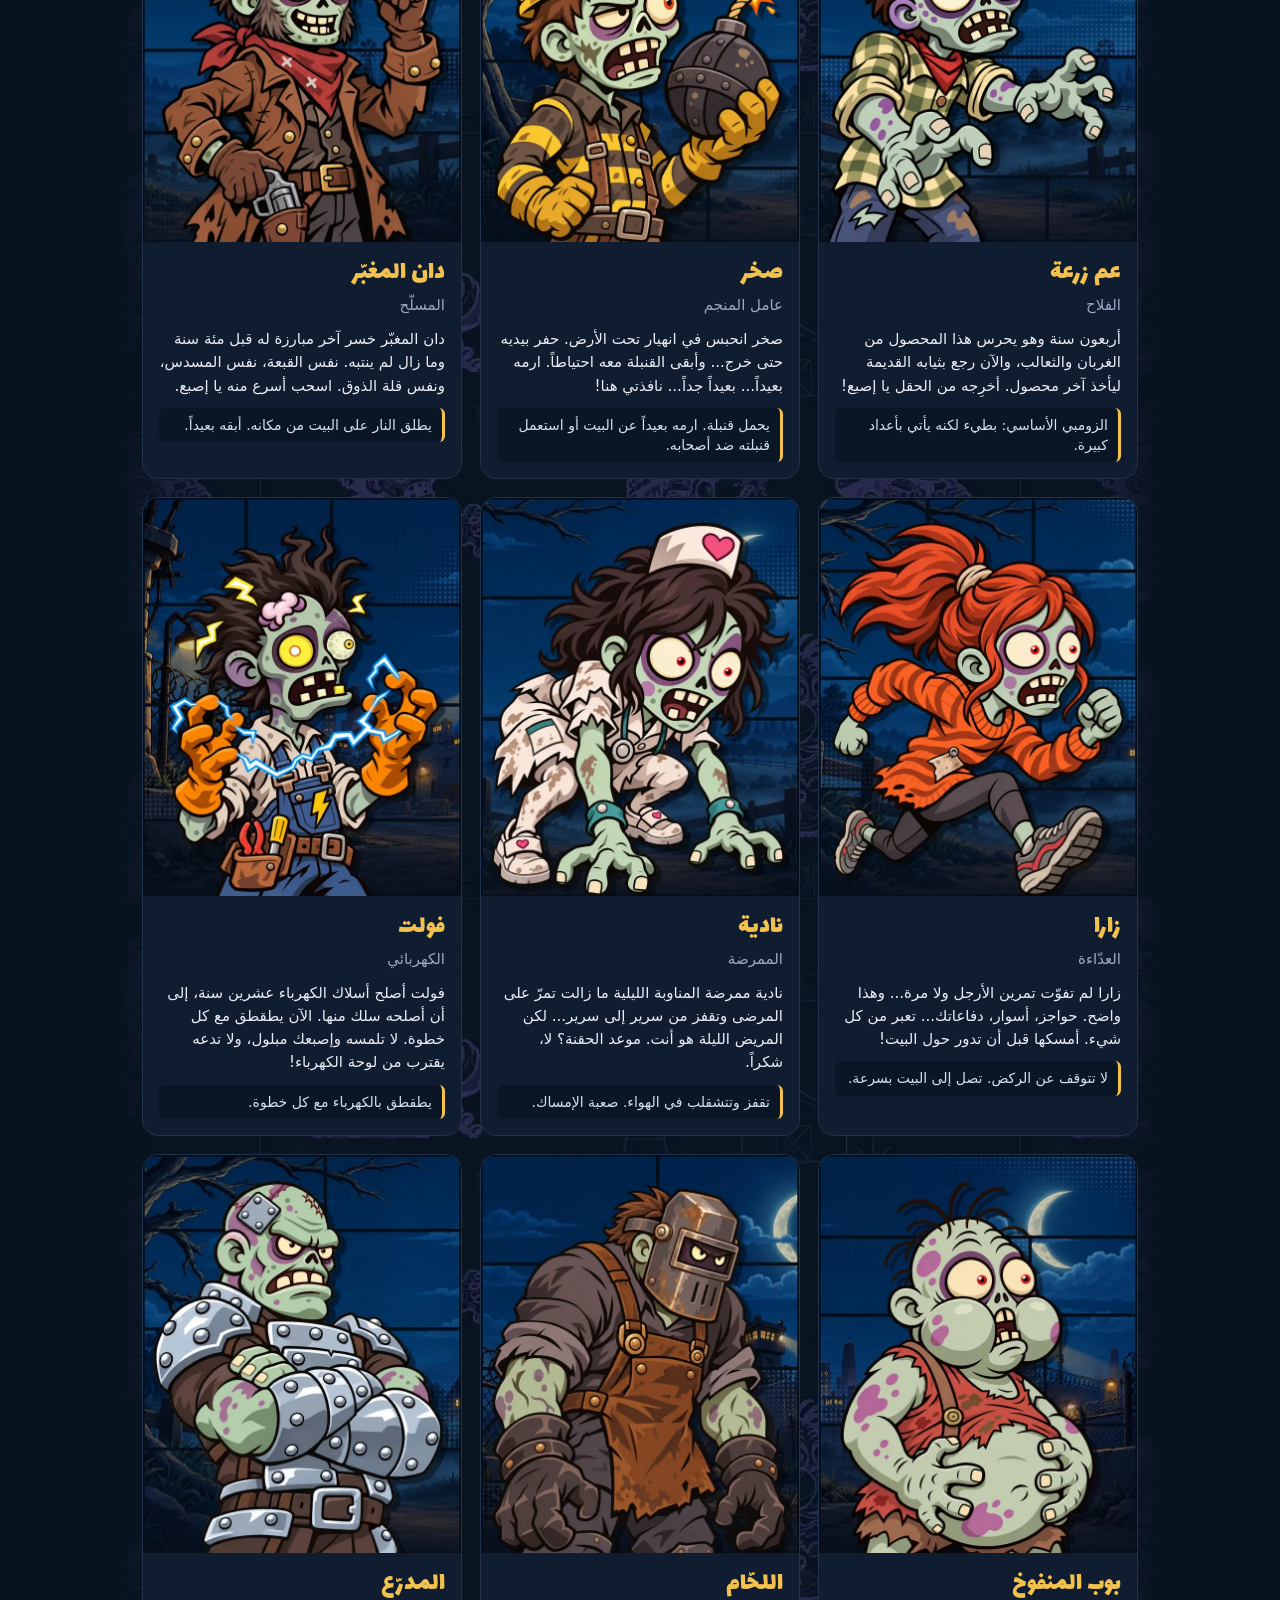
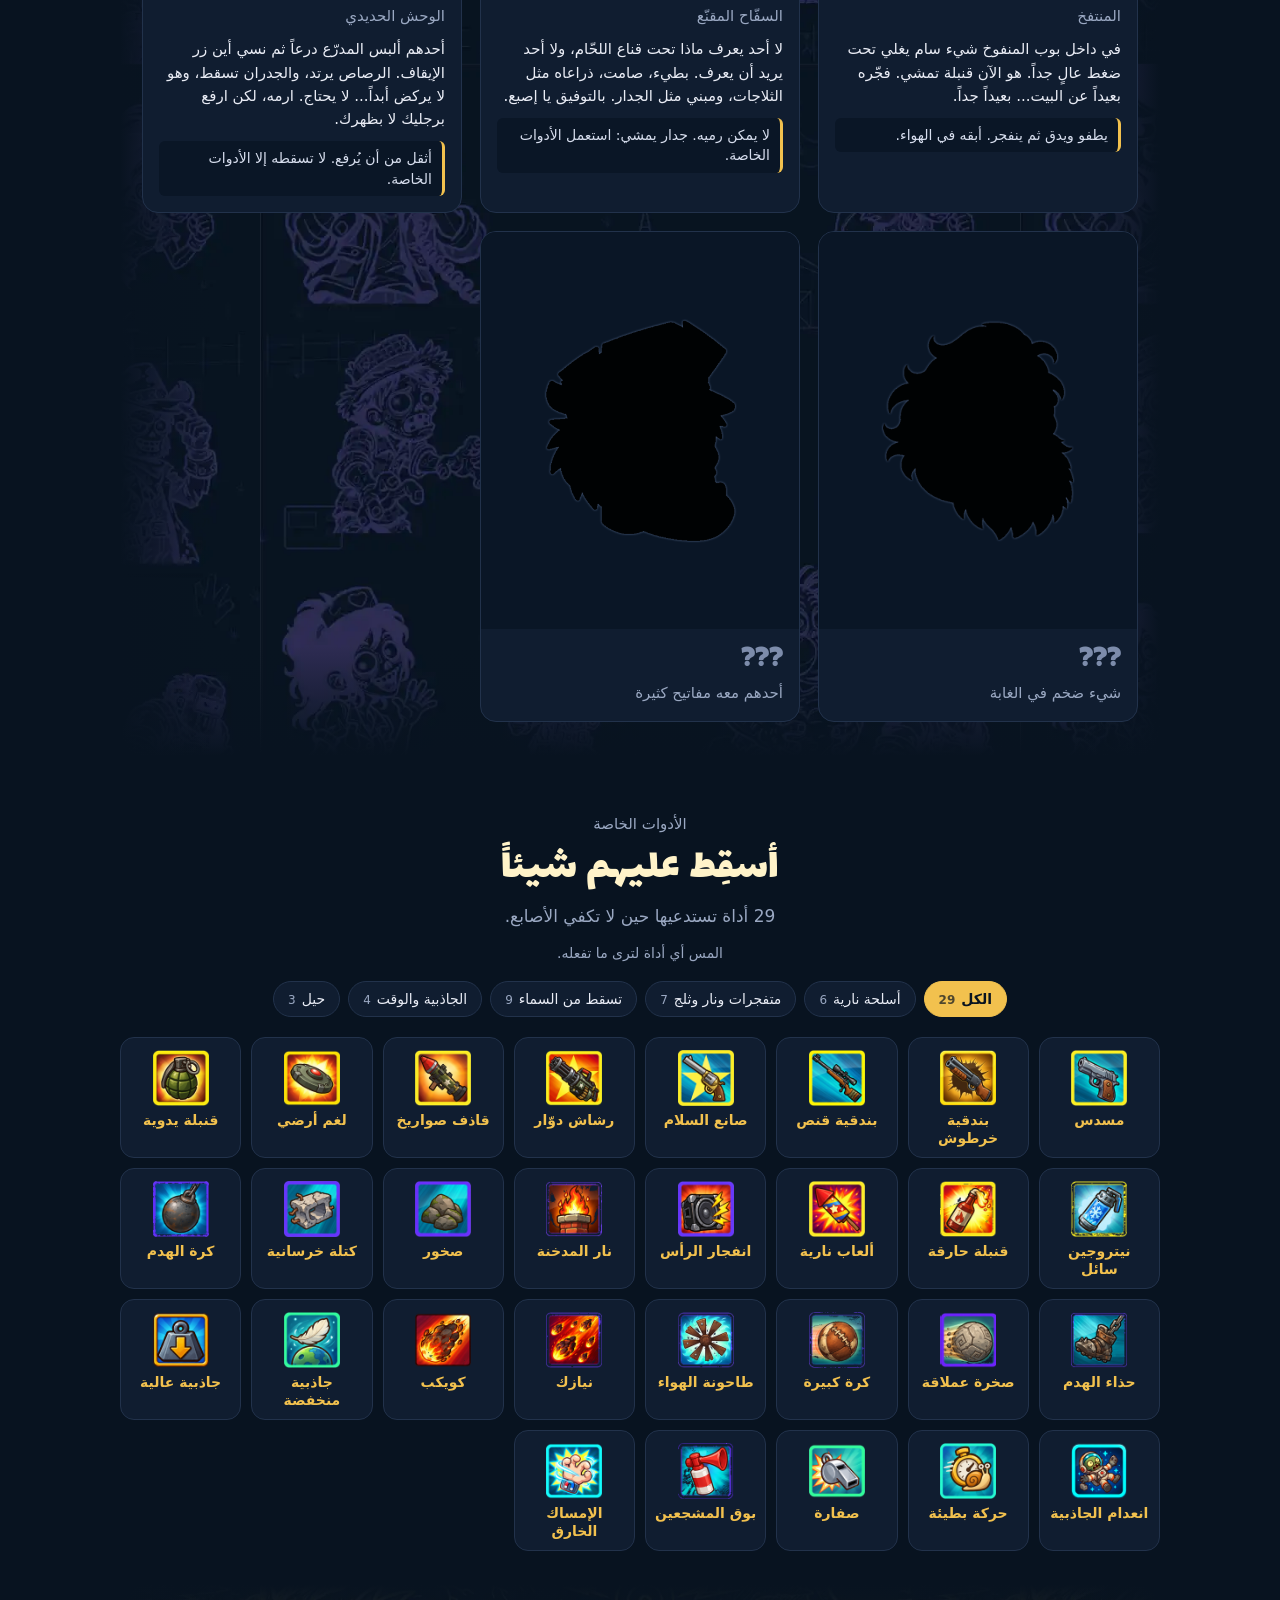
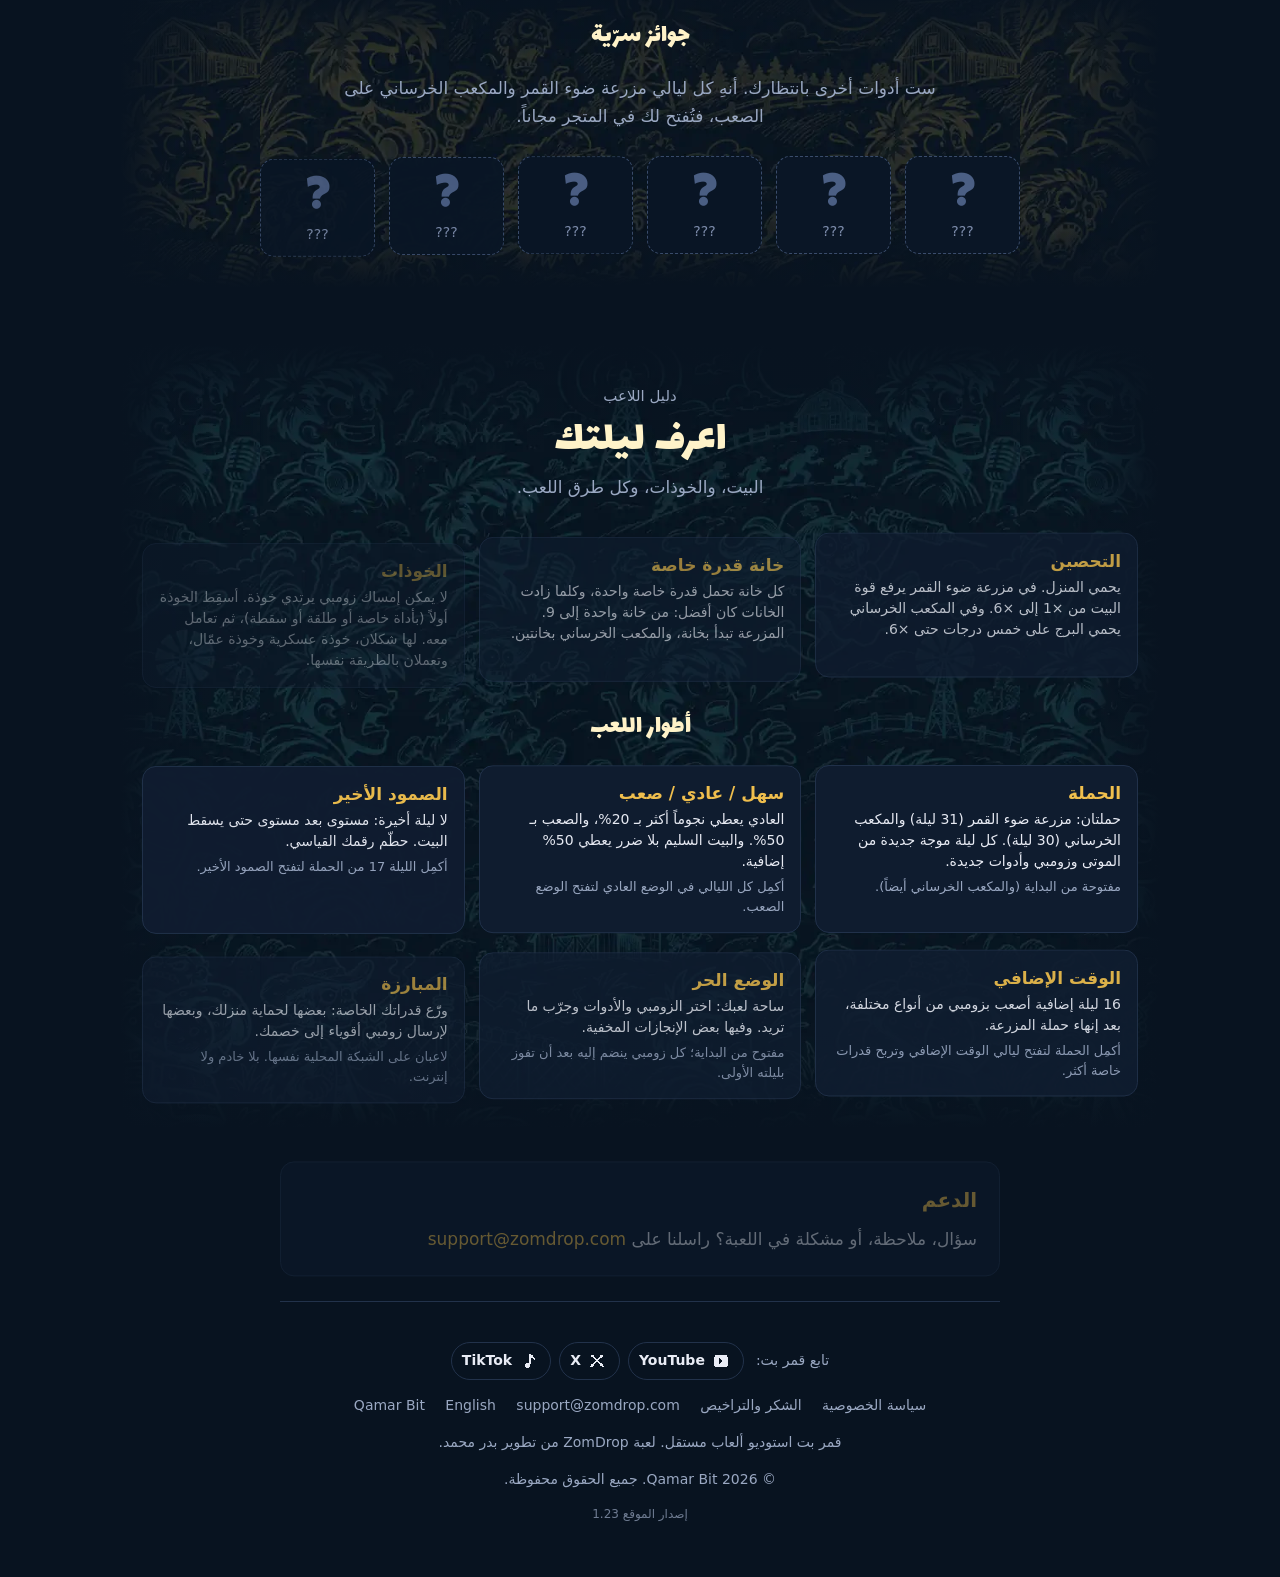
<file: ar/index.html>
<!DOCTYPE html>
<html lang="ar" dir="rtl">
<head>
  <meta charset="utf-8">
  <meta name="viewport" content="width=device-width, initial-scale=1">
  <title>زوم دروب — أمسكهم. اقذفهم. اصمد حتى الصباح.</title>
  <meta name="description" content="زوم دروب لعبة جوال من استوديو قمر بت. أمسك الزومبي بإصبعك، اقذفهم، أسقطهم، واحمِ بيتك حتى الصباح. قريباً على Google Play و App Store.">
  <meta name="theme-color" content="#081320">
  <meta name="version" content="1.23">
  <link rel="canonical" href="https://zomdrop.com/ar/">
  <link rel="alternate" hreflang="en" href="https://zomdrop.com/">
  <link rel="alternate" hreflang="ar" href="https://zomdrop.com/ar/">
  <meta property="og:type" content="website">
  <meta property="og:site_name" content="ZomDrop">
  <meta property="og:title" content="زوم دروب — أمسكهم. اقذفهم. اصمد حتى الصباح.">
  <meta property="og:description" content="أمسك الزومبي، اقذفهم، أسقطهم، واحمِ بيتك حتى الصباح. قريباً.">
  <meta property="og:url" content="https://zomdrop.com/ar/">
  <meta property="og:image" content="https://zomdrop.com/img/share.jpg">
  <meta name="twitter:card" content="summary_large_image">
  <link rel="icon" type="image/png" href="../img/icon-64.png">
  <link rel="apple-touch-icon" href="../img/icon-192.png">
  <link rel="preload" as="image" href="../img/bg.jpg">
  <link rel="prefetch" href="../">
  <link rel="stylesheet" href="../style.css">
</head>
<body>

  <div class="over"><div class="wrap wide"><header class="top">
    <span></span>
    <nav>
      <a href="#story">آدم</a>
      <a href="#horde">الزومبي</a>
      <a href="#arsenal">الأدوات</a>
      <a href="#guide">الدليل</a>
      <a href="#support">الدعم</a>
      <a class="lang" href="../" lang="en" hreflang="en">English</a>
    </nav>
  </header></div></div>

  <!-- The game's own start picture, with a few light effects on top -->
  <div class="scene" aria-hidden="true" dir="ltr"><div class="scene-inner">
    <img src="../img/bg.jpg" alt="" width="1536" height="1024">
    <span class="moonglow"></span>
    <span class="star" style="left:12.2%;top:3.4%"></span>
    <span class="star" style="left:28%;top:5.4%;animation-delay:1.1s"></span>
    <span class="star" style="left:33.4%;top:14.4%;animation-delay:2.3s"></span>
    <span class="star" style="left:41.7%;top:14.6%;animation-delay:.6s"></span>
    <span class="star" style="left:57.1%;top:12.5%;animation-delay:1.8s"></span>
    <span class="star" style="left:46.4%;top:26.9%;animation-delay:2.9s"></span>
    <span class="star" style="left:87.2%;top:21%;animation-delay:.3s"></span>
    <span class="glow" style="left:74.3%;top:52%"></span>
    <span class="glow" style="left:80.8%;top:52.5%;animation-delay:1.3s"></span>
  </div></div>

  <div class="wrap"><main>
    <section class="hero">
      <h1><img src="../img/logo-ar.webp" alt="زوم دروب" width="1240" height="407"></h1>
      <p class="by">لعبة من استوديو <a href="https://qamarbit.com">Qamar Bit</a></p>
      <p class="lead">الزومبي قادمون إلى بيتك. أمسكهم بإصبعك، اقذفهم في الهواء، أسقطهم، واستخدم الأدوات الخاصة لتحمي بيتك حتى الصباح.</p>
      <div class="cta">
        <img class="appicon" src="../img/icon-192.png" alt="أيقونة لعبة زوم دروب" width="72" height="72">
        <span class="soon">قريباً على Google Play و App Store</span>
      </div>
    </section>
    <section class="features">
      <div class="reveal"><b>أمسك</b><span>التقط الزومبي بإصبعك.</span></div>
      <div class="reveal"><b>اقذف</b><span>ارمهم، أسقطهم، وأوقف الزحف.</span></div>
      <div class="reveal"><b>اصمد</b><span>استعمل الأدوات الخاصة حتى يطلع الصباح.</span></div>
    </section>
  </main></div>

  <div class="wrap wide">

    <!-- ===== 2. Adam ===== -->
    <section id="story" class="block art art-story">
      <div class="wallhead wall-farm">
        <picture><source media="(max-width: 700px)" srcset="../img/wall/farm-tall.webp" width="800" height="1422"><img src="../img/wall/farm-wide.webp" alt="" width="1600" height="800" loading="lazy" decoding="async"></picture>
        <div class="wh-txt"><p class="label">مذيعك</p><h2 class="title">راديو آدم، 99.9 FM</h2><p class="sub">البرنامج الوحيد الذي ما زال على الهواء.</p></div>
      </div>
      <article class="adam reveal">
        <div class="pic"><img src="../img/cards/adam.webp" alt="آدم يتكلم في ميكروفون الراديو ويشير بإصبعه نحوك" width="640" height="800"></div>
        <div class="txt">
          <h3>آدم</h3><p class="role">وريث المزرعة صاحب الراديو</p>
          <p>آدم ورث للتو مزرعة جده... وراديو جده القديم. متحصّن داخل بيت المزرعة، يلعب دور مذيع &quot;راديو آدم، 99.9 FM&quot; (والرقم تخمين!) ويرافقك كل ليلة. ساخر على الهواء، جبان حين يقترب الزومبي، وفخور بك في سرّه: أنت &quot;الإصبع العظيم&quot;.</p>
          <div class="quotes">
            <blockquote>ألو؟ هل هذا يعمل؟ معك آدم. ورثت للتو مزرعة جدي... وراديو جدي القديم.</blockquote>
            <blockquote>لا تقلق. الزومبي لا يكتبون تقييمات سيئة.</blockquote>
            <blockquote>راديو آدم يحييك يا إصبع. نفس الموعد غداً؟</blockquote>
          </div>
        </div>
      </article>
      <div class="survivors reveal">
        <div class="sv-txt">
          <p class="label">على موجات الراديو</p>
          <h3>ليس وحده</h3>
          <p>آدم ليس وحده. ليلة بعد ليلة، يلتقط راديو جده القديم أصوات ناجين آخرين، وكلهم يقولون الشيء نفسه: الهجوم لا يتوقف. وفي مكان ما في البلدة سجن قديم بجدران سميكة وباب واحد. إذا صمد بيت المزرعة بما يكفي، فهناك وجهة آدم القادمة.</p>
          <blockquote>عاد الصوت! هناك ناجون آخرون في الخارج. سألوني إن كنت في أمان. قلت لهم: عرّف لي الأمان.</blockquote>
        </div>
        <div class="camps">
          <div class="camp camp-farm"><span class="cn">الحملة 1</span><h4>مزرعة ضوء القمر</h4><p>احمِ بيت مزرعة الجد بينما يبحث آدم في موجات الراديو عن ناجين آخرين.</p></div>
          <div class="camp camp-block"><span class="cn">الحملة 2</span><h4>المكعب الخرساني</h4><p>كلام الناجين يقود آدم إلى سجن قديم. جدران أسمك، والزومبي هم أنفسهم.</p></div>
        </div>
      </div>
    </section>

    <!-- ===== 2. Zombies ===== -->
    <section id="horde" class="block art art-horde">
      <div class="wallhead wall-horde">
        <picture><source media="(max-width: 700px)" srcset="../img/wall/horde-tall.webp" width="800" height="1422"><img src="../img/wall/horde-wide.webp" alt="" width="1600" height="800" loading="lazy" decoding="async"></picture>
        <div class="wh-txt"><p class="label">دليل الزومبي</p><h2 class="title">تعرّف على القطيع</h2><p class="sub">كل ليلة يصل ضيف جديد إلى سياجك. يقدّمهم آدم على الهواء.</p></div>
      </div>
      <div class="grid horde">
        <article class="z reveal">
          <div class="pic"><img src="../img/cards/harvey.webp" alt="عم زرعة، زومبي فلاح بشعر بني منكوش يمد ذراعيه" width="640" height="800" loading="lazy"></div>
          <div class="zt"><h3>عم زرعة</h3><p class="role">الفلاح</p>
          <p class="bio">أربعون سنة وهو يحرس هذا المحصول من الغربان والثعالب، والآن رجع بثيابه القديمة ليأخذ آخر محصول. أخرِجه من الحقل يا إصبع!</p>
          <p class="tip">الزومبي الأساسي: بطيء لكنه يأتي بأعداد كبيرة.</p></div>
        </article>
        <article class="z reveal">
          <div class="pic"><img src="../img/cards/rocky.webp" alt="صخر، زومبي عامل منجم بخوذة ومصباح يحمل قنبلة مشتعلة" width="640" height="800" loading="lazy"></div>
          <div class="zt"><h3>صخر</h3><p class="role">عامل المنجم</p>
          <p class="bio">صخر انحبس في انهيار تحت الأرض. حفر بيديه حتى خرج... وأبقى القنبلة معه احتياطاً. ارمه بعيداً... بعيداً جداً... نافذتي هنا!</p>
          <p class="tip">يحمل قنبلة. ارمه بعيداً عن البيت أو استعمل قنبلته ضد أصحابه.</p></div>
        </article>
        <article class="z reveal">
          <div class="pic"><img src="../img/cards/dan.webp" alt="دان المغبّر، زومبي مسلّح يرفع قبعته" width="640" height="800" loading="lazy"></div>
          <div class="zt"><h3>دان المغبّر</h3><p class="role">المسلّح</p>
          <p class="bio">دان المغبّر خسر آخر مبارزة له قبل مئة سنة وما زال لم ينتبه. نفس القبعة، نفس المسدس، ونفس قلة الذوق. اسحب أسرع منه يا إصبع.</p>
          <p class="tip">يطلق النار على البيت من مكانه. أبقه بعيداً.</p></div>
        </article>
        <article class="z reveal">
          <div class="pic"><img src="../img/cards/zara.webp" alt="زارا، زومبي عدّاءة بشعر أحمر وكنزة برتقالية مخططة تركض" width="640" height="800" loading="lazy"></div>
          <div class="zt"><h3>زارا</h3><p class="role">العدّاءة</p>
          <p class="bio">زارا لم تفوّت تمرين الأرجل ولا مرة... وهذا واضح. حواجز، أسوار، دفاعاتك... تعبر من كل شيء. أمسكها قبل أن تدور حول البيت!</p>
          <p class="tip">لا تتوقف عن الركض. تصل إلى البيت بسرعة.</p></div>
        </article>
        <article class="z reveal">
          <div class="pic"><img src="../img/cards/nadia.webp" alt="نادية، زومبي ممرضة منحنية تستعد للقفز" width="640" height="800" loading="lazy"></div>
          <div class="zt"><h3>نادية</h3><p class="role">الممرضة</p>
          <p class="bio">نادية ممرضة المناوبة الليلية ما زالت تمرّ على المرضى وتقفز من سرير إلى سرير... لكن المريض الليلة هو أنت. موعد الحقنة؟ لا، شكراً.</p>
          <p class="tip">تقفز وتتشقلب في الهواء. صعبة الإمساك.</p></div>
        </article>
        <article class="z reveal">
          <div class="pic"><img src="../img/cards/volt.webp" alt="فولت، زومبي كهربائي والشرر يقفز بين قفازيه" width="640" height="800" loading="lazy"></div>
          <div class="zt"><h3>فولت</h3><p class="role">الكهربائي</p>
          <p class="bio">فولت أصلح أسلاك الكهرباء عشرين سنة، إلى أن أصلحه سلك منها. الآن يطقطق مع كل خطوة. لا تلمسه وإصبعك مبلول، ولا تدعه يقترب من لوحة الكهرباء!</p>
          <p class="tip">يطقطق بالكهرباء مع كل خطوة.</p></div>
        </article>
        <article class="z reveal">
          <div class="pic"><img src="../img/cards/bob.webp" alt="بوب المنفوخ، زومبي مستدير منفوخ الخدّين" width="640" height="800" loading="lazy"></div>
          <div class="zt"><h3>بوب المنفوخ</h3><p class="role">المنتفخ</p>
          <p class="bio">في داخل بوب المنفوخ شيء سام يغلي تحت ضغط عالٍ جداً. هو الآن قنبلة تمشي. فجّره بعيداً عن البيت... بعيداً جداً.</p>
          <p class="tip">يطفو ويدق ثم ينفجر. أبقه في الهواء.</p></div>
        </article>
        <article class="z reveal">
          <div class="pic"><img src="../img/cards/rivet.webp" alt="اللحّام، زومبي ضخم بقناع لحام ومئزر جلدي" width="640" height="800" loading="lazy"></div>
          <div class="zt"><h3>اللحّام</h3><p class="role">السفّاح المقنّع</p>
          <p class="bio">لا أحد يعرف ماذا تحت قناع اللحّام، ولا أحد يريد أن يعرف. بطيء، صامت، ذراعاه مثل الثلاجات، ومبني مثل الجدار. بالتوفيق يا إصبع.</p>
          <p class="tip">لا يمكن رميه. جدار يمشي: استعمل الأدوات الخاصة.</p></div>
        </article>
        <article class="z reveal">
          <div class="pic"><img src="../img/cards/bolt.webp" alt="المدرّع، زومبي مغطى بألواح معدنية وذراعاه متقاطعتان" width="640" height="800" loading="lazy"></div>
          <div class="zt"><h3>المدرّع</h3><p class="role">الوحش الحديدي</p>
          <p class="bio">أحدهم ألبس المدرّع درعاً ثم نسي أين زر الإيقاف. الرصاص يرتد، والجدران تسقط، وهو لا يركض أبداً... لا يحتاج. ارمه، لكن ارفع برجليك لا بظهرك.</p>
          <p class="tip">أثقل من أن يُرفع. لا تسقطه إلا الأدوات الخاصة.</p></div>
        </article>
        <article class="z mystery reveal"><div class="pic"><img src="../img/mystery-1.png" alt="" width="248" height="284" loading="lazy"></div><div class="zt"><h3>???</h3><p class="role">شيء ضخم في الغابة</p></div></article>
        <article class="z mystery reveal"><div class="pic"><img src="../img/mystery-2.png" alt="" width="308" height="356" loading="lazy"></div><div class="zt"><h3>???</h3><p class="role">أحدهم معه مفاتيح كثيرة</p></div></article>
      </div>
    </section>

    <!-- ===== 3. Tools ===== -->
    <section id="arsenal" class="block">
      <p class="label">الأدوات الخاصة</p>
      <h2 class="title">أسقِط عليهم شيئاً</h2>
      <p class="sub">29 أداة تستدعيها حين لا تكفي الأصابع.</p>
      <p class="tools-hint">المس أي أداة لترى ما تفعله.</p>
      <div class="chips" role="group" aria-label="الأدوات الخاصة">
        <button type="button" class="chip on" data-g="all" aria-pressed="true">الكل<i>29</i></button>
        <button type="button" class="chip" data-g="guns" aria-pressed="false">أسلحة نارية<i>6</i></button>
        <button type="button" class="chip" data-g="boom" aria-pressed="false">متفجرات ونار وثلج<i>7</i></button>
        <button type="button" class="chip" data-g="sky" aria-pressed="false">تسقط من السماء<i>9</i></button>
        <button type="button" class="chip" data-g="gravity" aria-pressed="false">الجاذبية والوقت<i>4</i></button>
        <button type="button" class="chip" data-g="tricks" aria-pressed="false">حيل<i>3</i></button>
      </div>
      <div class="grid arsenal reveal" data-show="all">
        <details class="t" data-g="guns"><summary><img src="../img/tools/gun.png" alt="" width="128" height="128" loading="lazy"><b>مسدس</b></summary><div class="td"><p>المسدس الذي يُعتمد عليه.</p></div></details>
        <details class="t" data-g="guns"><summary><img src="../img/tools/shotgun.png" alt="" width="128" height="128" loading="lazy"><b>بندقية خرطوش</b></summary><div class="td"><p>لا تصوّب، بل تكتسح. كل ما أمامها يُصاب.</p></div></details>
        <details class="t" data-g="guns"><summary><img src="../img/tools/sniper.png" alt="" width="128" height="128" loading="lazy"><b>بندقية قنص</b></summary><div class="td"><p>تصويب مثالي وإصابة قاتلة.</p></div></details>
        <details class="t" data-g="guns"><summary><img src="../img/tools/peacemaker.png" alt="" width="128" height="128" loading="lazy"><b>صانع السلام</b></summary><div class="td"><p>يجلب السلام، طلقة بعد طلقة.</p></div></details>
        <details class="t" data-g="guns"><summary><img src="../img/tools/gatling.png" alt="" width="128" height="128" loading="lazy"><b>رشاش دوّار</b></summary><div class="td"><p>لا حاجة لقول المزيد.</p></div></details>
        <details class="t" data-g="guns"><summary><img src="../img/tools/rocketlauncher.png" alt="" width="128" height="128" loading="lazy"><b>قاذف صواريخ</b></summary><div class="td"><p>عالمان في واحد: سلاح يطلق المتفجرات.</p></div></details>
        <details class="t" data-g="boom"><summary><img src="../img/tools/mine.png" alt="" width="128" height="128" loading="lazy"><b>لغم أرضي</b></summary><div class="td"><p>يزرع حقل ألغام قاتلًا.</p></div></details>
        <details class="t" data-g="boom"><summary><img src="../img/tools/grenade.png" alt="" width="128" height="128" loading="lazy"><b>قنبلة يدوية</b></summary><div class="td"><p>لانفجارات في المكان الذي تريده تمامًا.</p></div></details>
        <details class="t" data-g="boom"><summary><img src="../img/tools/nitrogen.png" alt="" width="128" height="128" loading="lazy"><b>نيتروجين سائل</b></summary><div class="td"><p>يجمّد الزومبي تمامًا ويجعلهم يتحطمون كالزجاج.</p></div></details>
        <details class="t" data-g="boom"><summary><img src="../img/tools/firegrenade.png" alt="" width="128" height="128" loading="lazy"><b>قنبلة حارقة</b></summary><div class="td"><p>تنفجر وتترك الأرض مشتعلة.</p></div></details>
        <details class="t" data-g="boom"><summary><img src="../img/tools/rockets.png" alt="" width="128" height="128" loading="lazy"><b>ألعاب نارية</b></summary><div class="td"><p>كل ليلة مناسبة لألعاب الزومبي النارية.</p></div></details>
        <details class="t" data-g="boom"><summary><img src="../img/tools/headbang.png" alt="" width="128" height="128" loading="lazy"><b>انفجار الرأس</b></summary><div class="td"><p>إلى أي حد يتمدد رأس الزومبي قبل أن ينفجر؟</p></div></details>
        <details class="t" data-g="boom"><summary><img src="../img/tools/chimneyfire.png" alt="" width="128" height="128" loading="lazy"><b>نار المدخنة</b></summary><div class="td"><p>أشعِلهم! الزومبي المحترق يجعل القدرات الخاصة تظهر أكثر.</p></div></details>
        <details class="t" data-g="sky"><summary><img src="../img/tools/rocks.png" alt="" width="128" height="128" loading="lazy"><b>صخور</b></summary><div class="td"><p>تدفن الزومبي تحت كومة من الصخور.</p></div></details>
        <details class="t" data-g="sky"><summary><img src="../img/tools/metalcore.png" alt="" width="128" height="128" loading="lazy"><b>كتلة خرسانية</b></summary><div class="td"><p>تُخلي المكان أمام المنزل حين يقترب زومبي أكثر من اللازم.</p></div></details>
        <details class="t" data-g="sky"><summary><img src="../img/tools/wreckingball.png" alt="" width="128" height="128" loading="lazy"><b>كرة الهدم</b></summary><div class="td"><p>رائعة لهدم الأشياء، والزومبي قبل كل شيء.</p></div></details>
        <details class="t" data-g="sky"><summary><img src="../img/tools/wreckingshoe.png" alt="" width="128" height="128" loading="lazy"><b>حذاء الهدم</b></summary><div class="td"><p>ضربة جزاء مؤلمة حقًا! هذا الحذاء يفضّل الزومبي على الكرات!</p></div></details>
        <details class="t" data-g="sky"><summary><img src="../img/tools/stoneball.png" alt="" width="128" height="128" loading="lazy"><b>صخرة عملاقة</b></summary><div class="td"><p>كلما كبرت كان أفضل. تدهس كل ما في طريقها.</p></div></details>
        <details class="t" data-g="sky"><summary><img src="../img/tools/bigball.png" alt="" width="128" height="128" loading="lazy"><b>كرة كبيرة</b></summary><div class="td"><p>كرة ضخمة تسحق الزومبي.</p></div></details>
        <details class="t" data-g="sky"><summary><img src="../img/tools/windmill.png" alt="" width="128" height="128" loading="lazy"><b>طاحونة الهواء</b></summary><div class="td"><p>تحوّل الطاحونة إلى شفرة دوّارة. الزومبي يتقطّعون!</p></div></details>
        <details class="t" data-g="sky"><summary><img src="../img/tools/meteor_small.png" alt="" width="128" height="128" loading="lazy"><b>نيازك</b></summary><div class="td"><p>مساعدة من السماء. تُمطر الزومبي بالنار.</p></div></details>
        <details class="t" data-g="sky"><summary><img src="../img/tools/meteor.png" alt="" width="128" height="128" loading="lazy"><b>كويكب</b></summary><div class="td"><p>اسأل الديناصورات كيف تنتهي القصة. الزومبي هم التالون.</p></div></details>
        <details class="t" data-g="gravity"><summary><img src="../img/tools/gravitylow.png" alt="" width="128" height="128" loading="lazy"><b>جاذبية منخفضة</b></summary><div class="td"><p>تخفض الجاذبية. تلميح: في الجاذبية المنخفضة يمكن إمساك حتى الضخم.</p></div></details>
        <details class="t" data-g="gravity"><summary><img src="../img/tools/gravityhigh.png" alt="" width="128" height="128" loading="lazy"><b>جاذبية عالية</b></summary><div class="td"><p>ترفع الجاذبية. يصبح كسر العظام أسهل.</p></div></details>
        <details class="t" data-g="gravity"><summary><img src="../img/tools/gravityanti.png" alt="" width="128" height="128" loading="lazy"><b>انعدام الجاذبية</b></summary><div class="td"><p>يطفو الزومبي كأنهم في الفضاء، حتى يسقطوا وتتكسر عظامهم.</p></div></details>
        <details class="t" data-g="gravity"><summary><img src="../img/tools/slowmo.png" alt="" width="128" height="128" loading="lazy"><b>حركة بطيئة</b></summary><div class="td"><p>تبطئ الزمن لتتمكن من التعامل مع المشكلة.</p></div></details>
        <details class="t" data-g="tricks"><summary><img src="../img/tools/whistle.png" alt="" width="128" height="128" loading="lazy"><b>صفارة</b></summary><div class="td"><p>توقف الزومبي في أماكنهم.</p></div></details>
        <details class="t" data-g="tricks"><summary><img src="../img/tools/horn.png" alt="" width="128" height="128" loading="lazy"><b>بوق المشجعين</b></summary><div class="td"><p>يدفع الزومبي بعيدًا عن المنزل.</p></div></details>
        <details class="t" data-g="tricks"><summary><img src="../img/tools/powergrab.png" alt="" width="128" height="128" loading="lazy"><b>الإمساك الخارق</b></summary><div class="td"><p>يمسك الزومبي الثقيل، وعدة زومبي معًا بلمسة واحدة.</p></div></details>
      </div>
      <div class="art art-rewards lockedzone">
      <h3 class="subtitle">جوائز سرّية</h3>
      <p class="sub lockednote">ست أدوات أخرى بانتظارك. أنهِ كل ليالي مزرعة ضوء القمر والمكعب الخرساني على الصعب، فتُفتح لك في المتجر مجاناً.</p>
      <div class="grid lockedgrid">
        <div class="lk reveal" aria-label="جائزة سرّية"><b>?</b><span>???</span></div>
        <div class="lk reveal" aria-label="جائزة سرّية"><b>?</b><span>???</span></div>
        <div class="lk reveal" aria-label="جائزة سرّية"><b>?</b><span>???</span></div>
        <div class="lk reveal" aria-label="جائزة سرّية"><b>?</b><span>???</span></div>
        <div class="lk reveal" aria-label="جائزة سرّية"><b>?</b><span>???</span></div>
        <div class="lk reveal" aria-label="جائزة سرّية"><b>?</b><span>???</span></div>
      </div>
      </div>
    </section>

    <!-- ===== 4. Player guide ===== -->
    <section id="guide" class="block art art-teal">
      <p class="label">دليل اللاعب</p>
      <h2 class="title">اعرف ليلتك</h2>
      <p class="sub">البيت، والخوذات، وكل طرق اللعب.</p>
      <div class="grid guide">
        <article class="g reveal"><h3>التحصين</h3><p>يحمي المنزل. في مزرعة ضوء القمر يرفع قوة البيت من ×1 إلى ×6. وفي المكعب الخرساني يحمي البرج على خمس درجات حتى ×6.</p></article>
        <article class="g reveal"><h3>خانة قدرة خاصة</h3><p>كل خانة تحمل قدرة خاصة واحدة، وكلما زادت الخانات كان أفضل: من خانة واحدة إلى 9. المزرعة تبدأ بخانة، والمكعب الخرساني بخانتين.</p></article>
        <article class="g reveal"><h3>الخوذات</h3><p>لا يمكن إمساك زومبي يرتدي خوذة. أسقِط الخوذة أولاً (بأداة خاصة أو طلقة أو سقطة)، ثم تعامل معه. لها شكلان، خوذة عسكرية وخوذة عمّال، وتعملان بالطريقة نفسها.</p></article>
      </div>
      <h3 class="subtitle">أطوار اللعب</h3>
      <div class="grid guide">
        <article class="g reveal"><h3>الحملة</h3><p>حملتان: مزرعة ضوء القمر (31 ليلة) والمكعب الخرساني (30 ليلة). كل ليلة موجة جديدة من الموتى وزومبي وأدوات جديدة.</p><p class="meta">مفتوحة من البداية (والمكعب الخرساني أيضاً).</p></article>
        <article class="g reveal"><h3>سهل / عادي / صعب</h3><p>العادي يعطي نجوماً أكثر بـ 20%، والصعب بـ 50%. والبيت السليم بلا ضرر يعطي 50% إضافية.</p><p class="meta">أكمِل كل الليالي في الوضع العادي لتفتح الوضع الصعب.</p></article>
        <article class="g reveal"><h3>الصمود الأخير</h3><p>لا ليلة أخيرة: مستوى بعد مستوى حتى يسقط البيت. حطّم رقمك القياسي.</p><p class="meta">أكمِل الليلة 17 من الحملة لتفتح الصمود الأخير.</p></article>
        <article class="g reveal"><h3>الوقت الإضافي</h3><p>16 ليلة إضافية أصعب بزومبي من أنواع مختلفة، بعد إنهاء حملة المزرعة.</p><p class="meta">أكمِل الحملة لتفتح ليالي الوقت الإضافي وتربح قدرات خاصة أكثر.</p></article>
        <article class="g reveal"><h3>الوضع الحر</h3><p>ساحة لعبك: اختر الزومبي والأدوات وجرّب ما تريد. وفيها بعض الإنجازات المخفية.</p><p class="meta">مفتوح من البداية؛ كل زومبي ينضم إليه بعد أن تفوز بليلته الأولى.</p></article>
        <article class="g reveal"><h3>المبارزة</h3><p>وزّع قدراتك الخاصة: بعضها لحماية منزلك، وبعضها لإرسال زومبي أقوياء إلى خصمك.</p><p class="meta">لاعبان على الشبكة المحلية نفسها. بلا خادم ولا إنترنت.</p></article>
      </div>
    </section>
  </div>

  <div class="wrap">
    <section class="card reveal" id="support">
      <h2>الدعم</h2>
      <p>سؤال، ملاحظة، أو مشكلة في اللعبة؟ راسلنا على <a href="mailto:support@zomdrop.com" dir="ltr">support@zomdrop.com</a></p>
    </section>
    <footer>
      <p class="social"><span>تابع قمر بت:</span>
        <a href="https://www.youtube.com/@qamarbit" rel="me noopener" target="_blank" aria-label="Qamar Bit YouTube"><svg viewBox="0 0 16 16" aria-hidden="true"><path fill-rule="evenodd" d="M2 4h1V3h10v1h1v8h-1v1H3v-1H2zM6 5v6h1v-1h1V9h1V7H8V6H7V5z"/></svg><b>YouTube</b></a>
        <a href="https://x.com/qamarbit" rel="me noopener" target="_blank" aria-label="Qamar Bit X"><svg viewBox="0 0 16 16" aria-hidden="true"><path d="M3 3h2v1H3zM11 3h2v1h-2zM4 4h2v1H4zM10 4h2v1h-2zM5 5h2v1H5zM9 5h2v1H9zM6 6h2v1H6zM8 6h2v1H8zM7 7h2v1H7zM8 8h2v1H8zM6 8h2v1H6zM9 9h2v1H9zM5 9h2v1H5zM10 10h2v1h-2zM4 10h2v1H4zM11 11h2v1h-2zM3 11h2v1H3zM12 12h2v1h-2zM2 12h2v1H2z"/></svg><b>X</b></a>
        <a href="https://www.tiktok.com/@qamarbit" rel="me noopener" target="_blank" aria-label="Qamar Bit TikTok"><svg viewBox="0 0 16 16" aria-hidden="true"><path d="M9 2h2v9H9zM11 3h1v1h1v1h1v2h-1V6h-1V5h-1zM6 10h3v1h1v2H9v1H6v-1H5v-2h1z"/></svg><b>TikTok</b></a>
      </p>
      <p><a href="../privacy.html">سياسة الخصوصية</a> <a href="../credits.html">الشكر والتراخيص</a> <a href="mailto:support@zomdrop.com" dir="ltr">support@zomdrop.com</a> <a href="https://qamarbit.com">Qamar Bit</a> <a href="../" lang="en" hreflang="en">English</a></p>
      <p class="studio">قمر بت استوديو ألعاب مستقل. لعبة ZomDrop من تطوير بدر محمد.</p>
      <p>&copy; 2026 Qamar Bit. جميع الحقوق محفوظة.</p>
      <p class="ver">إصدار الموقع 1.23</p>
    </footer>
  </div>

  <!-- GSAP is stored inside this site (js folder). Nothing is loaded from other servers. -->
  <script src="../js/gsap.min.js"></script>
  <script src="../js/ScrollTrigger.min.js"></script>
  <script>
  // arriving from the other language (the address ends with #section): skip the logo drop, the page is already "open"
  document.documentElement.classList.add('js');
  if (location.hash) document.documentElement.classList.add('nodrop');
  requestAnimationFrame(function () { requestAnimationFrame(function () { document.documentElement.classList.add('go'); }); });
  // tools: filter buttons, and only one tool open at a time
  (function () {
    var grid = document.querySelector('.arsenal'); if (!grid) return;
    var chips = document.querySelectorAll('.chip');
    chips.forEach(function (c) {
      c.addEventListener('click', function () {
        chips.forEach(function (x) { var on = x === c; x.classList.toggle('on', on); x.setAttribute('aria-pressed', on ? 'true' : 'false'); });
        grid.setAttribute('data-show', c.getAttribute('data-g'));
        grid.querySelectorAll('details[open]').forEach(function (d) { d.open = false; });
        // a small hop only (no fading), so a tool can never be left invisible
        if (window.gsap) gsap.fromTo(grid.querySelectorAll('.t'), { y: 8 }, { y: 0, duration: .3, stagger: .02, overwrite: true, clearProps: 'transform' });
      });
    });
    grid.addEventListener('toggle', function (e) {
      if (!e.target.open) return;
      grid.querySelectorAll('details[open]').forEach(function (d) { if (d !== e.target) d.open = false; });
    }, true);
  })();
  (function () {
    if (!window.gsap || !window.ScrollTrigger) return;   // without GSAP the page simply shows everything
    gsap.registerPlugin(ScrollTrigger);

    // the picture drifts slower than the page while scrolling
    gsap.to('.scene-inner', { yPercent: 14, ease: 'none',
      scrollTrigger: { trigger: '.scene', start: 'top top', end: 'bottom top', scrub: true } });

    // comic-wall bands: the picture drifts a little while scrolling (off when the visitor asks for less motion)
    if (!window.matchMedia('(prefers-reduced-motion: reduce)').matches) {
      gsap.utils.toArray('.wallhead img').forEach(function (img) {
        gsap.fromTo(img, { yPercent: -7 }, { yPercent: 7, ease: 'none',
          scrollTrigger: { trigger: img.closest('.wallhead'), start: 'top bottom', end: 'bottom top', scrub: true } });
      });
    }

    // cards rise in, a few at a time, when they enter the screen
    gsap.set('.reveal', { opacity: 0, y: 26 });
    ScrollTrigger.batch('.reveal', {
      start: 'top 92%', once: true,
      onEnter: function (els) { gsap.to(els, { opacity: 1, y: 0, duration: .55, ease: 'power2.out', stagger: .07, overwrite: true }); }
    });

    // language switch: land on the same section of the other language, not at the top
    var sections = ['comic', 'story', 'horde', 'arsenal', 'guide', 'support'];
    document.querySelectorAll('a[hreflang]').forEach(function (a) {
      var base = a.getAttribute('href');
      a.addEventListener('click', function () {
        var here = '';
        sections.forEach(function (id) {
          var el = document.getElementById(id);
          if (el && el.getBoundingClientRect().top < window.innerHeight * 0.5) here = id;
        });
        a.setAttribute('href', here ? base + '#' + here : base);
      });
    });

    // story comic: the first page is open, the button opens the rest
    var more = document.querySelector('.comic-more');
    if (more) more.addEventListener('click', function () { document.querySelector('.comic').classList.add('open'); ScrollTrigger.refresh(); });

    // character pictures lean in a little when touched or hovered
    document.querySelectorAll('.z:not(.mystery), .adam').forEach(function (card) {
      var img = card.querySelector('.pic img');
      function pop() { gsap.fromTo(img, { scale: 1.09, rotation: -1.5 }, { scale: 1, rotation: 0, duration: .9, ease: 'elastic.out(1, .4)' }); }
      card.addEventListener('pointerenter', pop);
      card.addEventListener('click', pop);
    });
  })();
  </script>
</body>
</html>
</file>
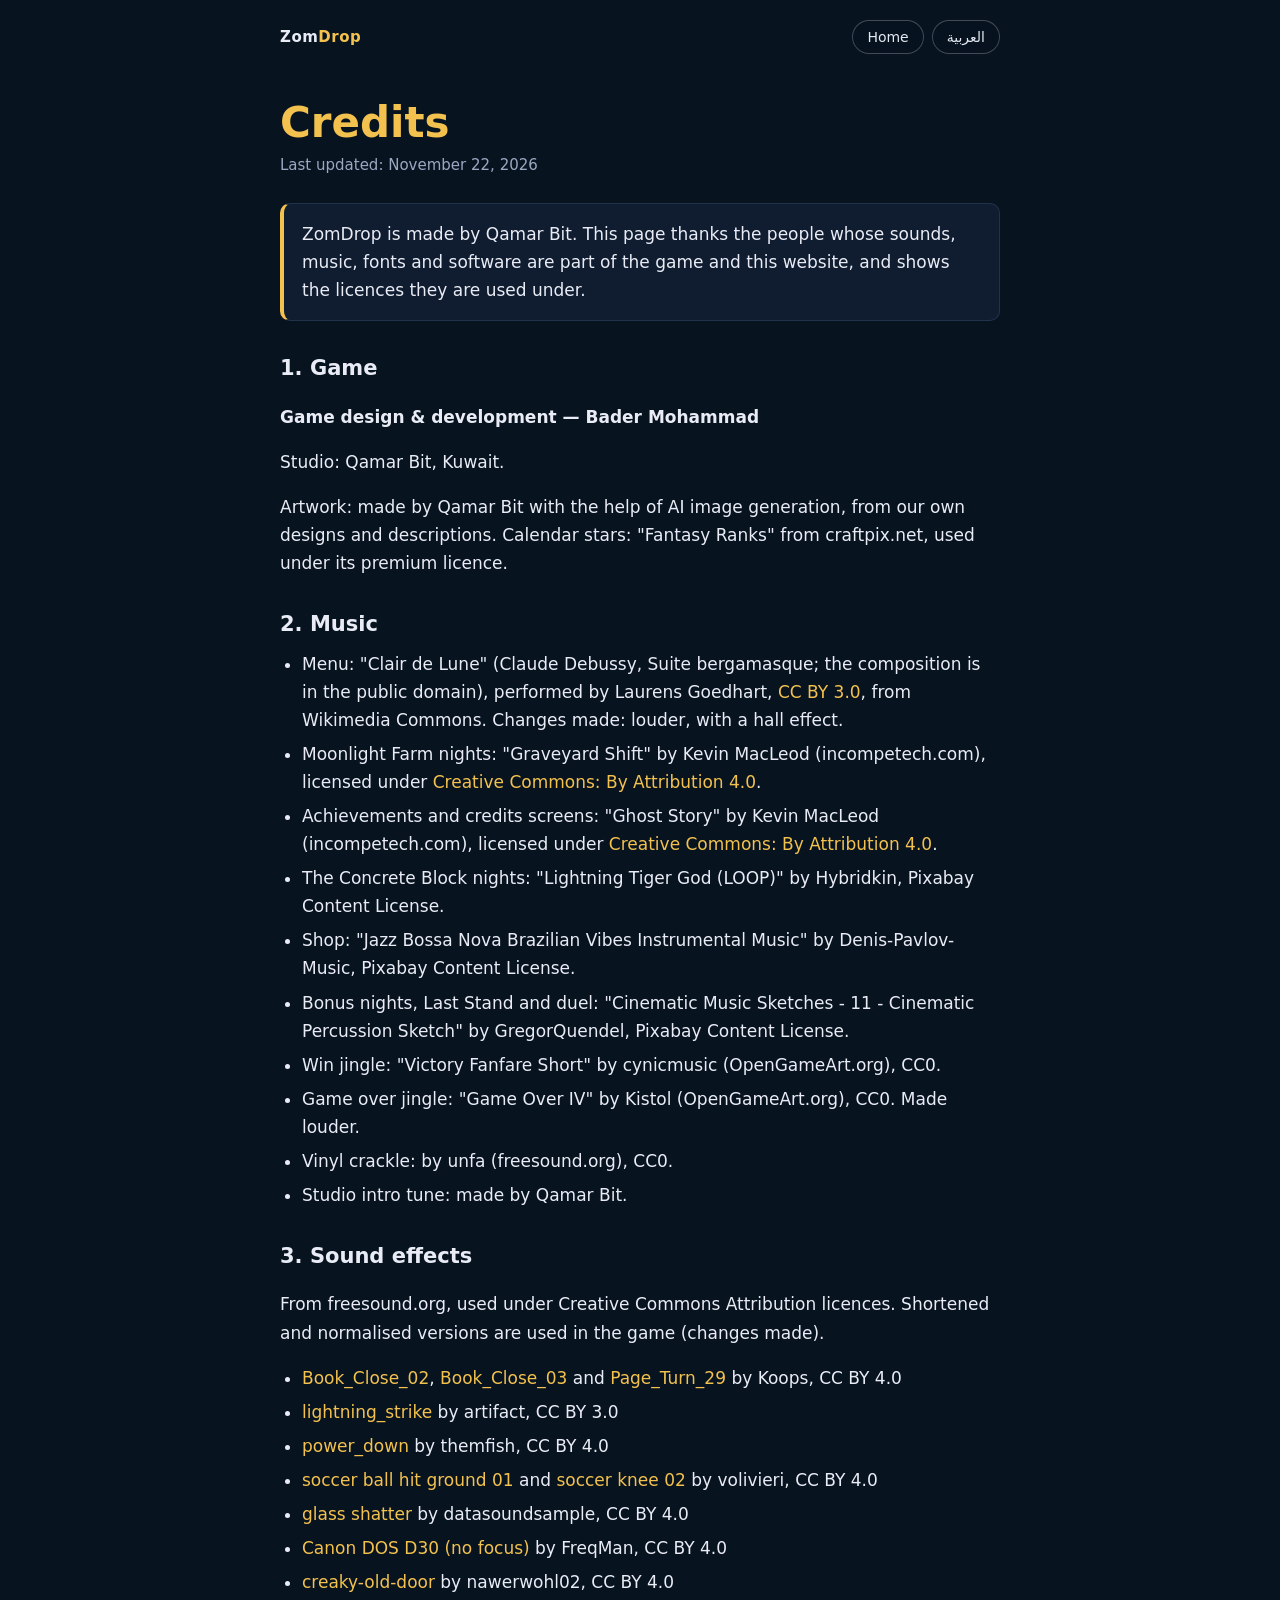
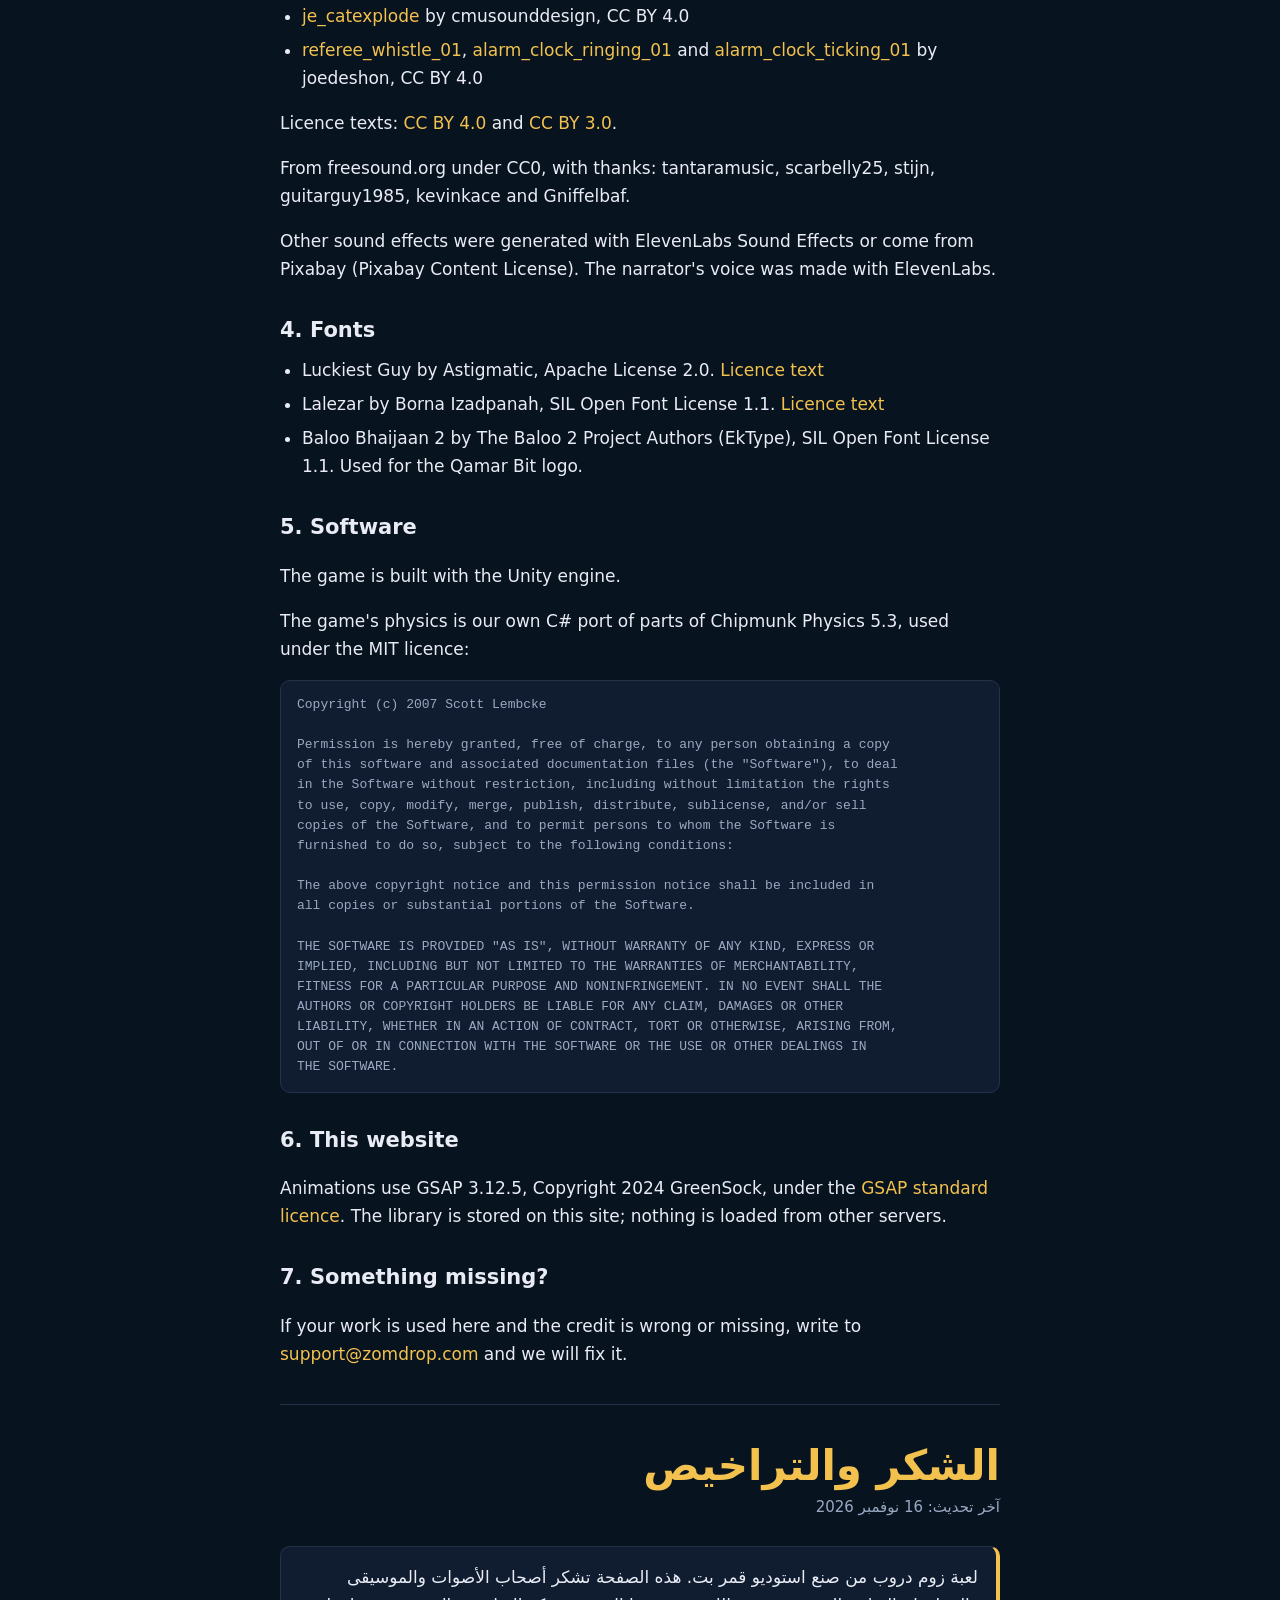
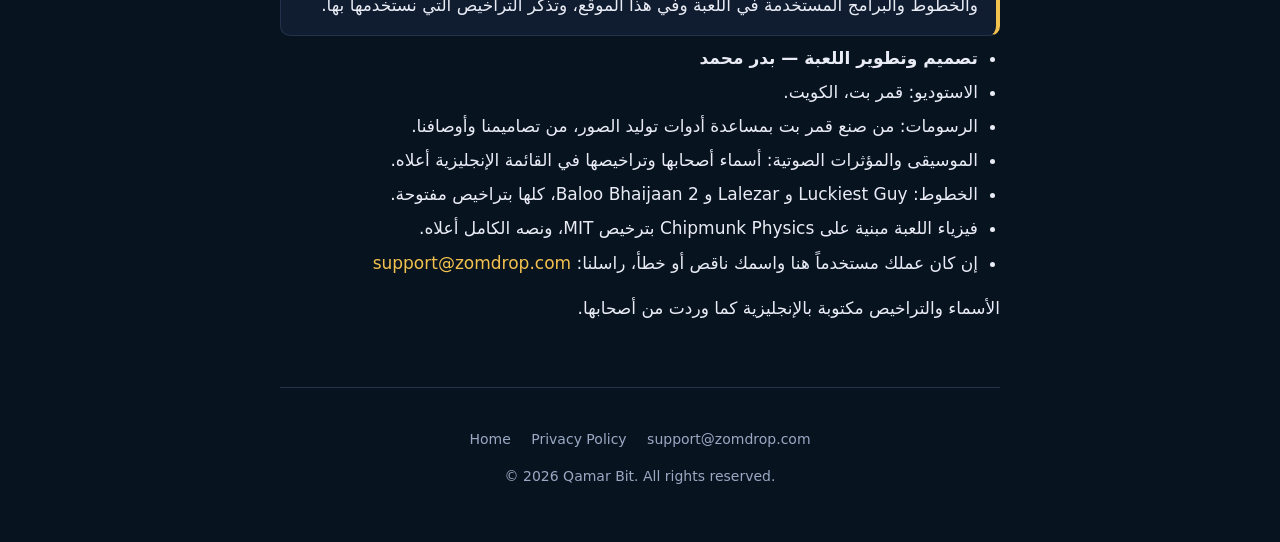
<file: credits.html>
<!DOCTYPE html>
<html lang="en">
<head>
  <meta charset="utf-8">
  <meta name="viewport" content="width=device-width, initial-scale=1">
  <title>Credits — ZomDrop</title>
  <meta name="description" content="Credits and licences for the sounds, music, fonts and software used in ZomDrop and on this website.">
  <meta name="theme-color" content="#081320">
  <link rel="canonical" href="https://zomdrop.com/credits.html">
  <link rel="icon" type="image/png" href="img/icon-64.png">
  <link rel="apple-touch-icon" href="img/icon-192.png">
  <link rel="stylesheet" href="style.css">
</head>
<body>
  <div class="wrap">

    <header class="top">
      <a class="brand" href="/">Zom<span>Drop</span></a>
      <nav>
        <a href="/">Home</a>
        <a href="#ar">العربية</a>
      </nav>
    </header>

    <main class="doc">
      <h1>Credits</h1>
      <p class="updated">Last updated: November 22, 2026</p>

      <div class="summary">
        ZomDrop is made by Qamar Bit. This page thanks the people whose sounds,
        music, fonts and software are part of the game and this website, and
        shows the licences they are used under.
      </div>

      <h2>1. Game</h2>
      <p><strong>Game design &amp; development — Bader Mohammad</strong></p>
      <p>Studio: Qamar Bit, Kuwait.</p>
      <p>
        Artwork: made by Qamar Bit with the help of AI image generation, from
        our own designs and descriptions. Calendar stars: "Fantasy Ranks" from
        craftpix.net, used under its premium licence.
      </p>

      <h2>2. Music</h2>
      <ul>
        <li>
          Menu: "Clair de Lune" (Claude Debussy, Suite bergamasque; the
          composition is in the public domain), performed by Laurens Goedhart,
          <a href="https://creativecommons.org/licenses/by/3.0/">CC BY 3.0</a>,
          from Wikimedia Commons. Changes made: louder, with a hall effect.
        </li>
        <li>
          Moonlight Farm nights: "Graveyard Shift" by Kevin MacLeod
          (incompetech.com), licensed under
          <a href="http://creativecommons.org/licenses/by/4.0/">Creative Commons: By Attribution 4.0</a>.
        </li>
        <li>
          Achievements and credits screens: "Ghost Story" by Kevin MacLeod
          (incompetech.com), licensed under
          <a href="http://creativecommons.org/licenses/by/4.0/">Creative Commons: By Attribution 4.0</a>.
        </li>
        <li>The Concrete Block nights: "Lightning Tiger God (LOOP)" by Hybridkin, Pixabay Content License.</li>
        <li>Shop: "Jazz Bossa Nova Brazilian Vibes Instrumental Music" by Denis-Pavlov-Music, Pixabay Content License.</li>
        <li>Bonus nights, Last Stand and duel: "Cinematic Music Sketches - 11 - Cinematic Percussion Sketch" by GregorQuendel, Pixabay Content License.</li>
        <li>Win jingle: "Victory Fanfare Short" by cynicmusic (OpenGameArt.org), CC0.</li>
        <li>Game over jingle: "Game Over IV" by Kistol (OpenGameArt.org), CC0. Made louder.</li>
        <li>Vinyl crackle: by unfa (freesound.org), CC0.</li>
        <li>Studio intro tune: made by Qamar Bit.</li>
      </ul>

      <h2>3. Sound effects</h2>
      <p>
        From freesound.org, used under Creative Commons Attribution licences.
        Shortened and normalised versions are used in the game (changes made).
      </p>
      <ul>
        <li><a href="https://freesound.org/people/Koops/sounds/20229/">Book_Close_02</a>, <a href="https://freesound.org/people/Koops/sounds/20230/">Book_Close_03</a> and <a href="https://freesound.org/people/Koops/sounds/20263/">Page_Turn_29</a> by Koops, CC BY 4.0</li>
        <li><a href="https://freesound.org/people/artifact/sounds/29675/">lightning_strike</a> by artifact, CC BY 3.0</li>
        <li><a href="https://freesound.org/people/themfish/sounds/34203/">power_down</a> by themfish, CC BY 4.0</li>
        <li><a href="https://freesound.org/people/volivieri/sounds/37154/">soccer ball hit ground 01</a> and <a href="https://freesound.org/people/volivieri/sounds/37159/">soccer knee 02</a> by volivieri, CC BY 4.0</li>
        <li><a href="https://freesound.org/people/datasoundsample/sounds/41348/">glass shatter</a> by datasoundsample, CC BY 4.0</li>
        <li><a href="https://freesound.org/people/FreqMan/sounds/42899/">Canon DOS D30 (no focus)</a> by FreqMan, CC BY 4.0</li>
        <li><a href="https://freesound.org/people/nawerwohl02/sounds/59001/">creaky-old-door</a> by nawerwohl02, CC BY 4.0</li>
        <li><a href="https://freesound.org/people/cmusounddesign/sounds/71899/">je_catexplode</a> by cmusounddesign, CC BY 4.0</li>
        <li><a href="https://freesound.org/people/joedeshon/sounds/78508/">referee_whistle_01</a>, <a href="https://freesound.org/people/joedeshon/sounds/78562/">alarm_clock_ringing_01</a> and <a href="https://freesound.org/people/joedeshon/sounds/78563/">alarm_clock_ticking_01</a> by joedeshon, CC BY 4.0</li>
      </ul>
      <p>
        Licence texts:
        <a href="https://creativecommons.org/licenses/by/4.0/">CC BY 4.0</a> and
        <a href="https://creativecommons.org/licenses/by/3.0/">CC BY 3.0</a>.
      </p>
      <p>
        From freesound.org under CC0, with thanks: tantaramusic, scarbelly25,
        stijn, guitarguy1985, kevinkace and Gniffelbaf.
      </p>
      <p>
        Other sound effects were generated with ElevenLabs Sound Effects or
        come from Pixabay (Pixabay Content License). The narrator's voice was
        made with ElevenLabs.
      </p>

      <h2>4. Fonts</h2>
      <ul>
        <li>Luckiest Guy by Astigmatic, Apache License 2.0. <a href="fonts/LuckiestGuy-LICENSE.txt">Licence text</a></li>
        <li>Lalezar by Borna Izadpanah, SIL Open Font License 1.1. <a href="fonts/Lalezar-OFL.txt">Licence text</a></li>
        <li>Baloo Bhaijaan 2 by The Baloo 2 Project Authors (EkType), SIL Open Font License 1.1. Used for the Qamar Bit logo.</li>
      </ul>

      <h2>5. Software</h2>
      <p>The game is built with the Unity engine.</p>
      <p>
        The game's physics is our own C# port of parts of Chipmunk Physics 5.3,
        used under the MIT licence:
      </p>
      <pre class="licence">Copyright (c) 2007 Scott Lembcke

Permission is hereby granted, free of charge, to any person obtaining a copy
of this software and associated documentation files (the "Software"), to deal
in the Software without restriction, including without limitation the rights
to use, copy, modify, merge, publish, distribute, sublicense, and/or sell
copies of the Software, and to permit persons to whom the Software is
furnished to do so, subject to the following conditions:

The above copyright notice and this permission notice shall be included in
all copies or substantial portions of the Software.

THE SOFTWARE IS PROVIDED "AS IS", WITHOUT WARRANTY OF ANY KIND, EXPRESS OR
IMPLIED, INCLUDING BUT NOT LIMITED TO THE WARRANTIES OF MERCHANTABILITY,
FITNESS FOR A PARTICULAR PURPOSE AND NONINFRINGEMENT. IN NO EVENT SHALL THE
AUTHORS OR COPYRIGHT HOLDERS BE LIABLE FOR ANY CLAIM, DAMAGES OR OTHER
LIABILITY, WHETHER IN AN ACTION OF CONTRACT, TORT OR OTHERWISE, ARISING FROM,
OUT OF OR IN CONNECTION WITH THE SOFTWARE OR THE USE OR OTHER DEALINGS IN
THE SOFTWARE.</pre>

      <h2>6. This website</h2>
      <p>
        Animations use GSAP 3.12.5, Copyright 2024 GreenSock, under the
        <a href="https://gsap.com/standard-license">GSAP standard licence</a>.
        The library is stored on this site; nothing is loaded from other servers.
      </p>

      <h2>7. Something missing?</h2>
      <p>
        If your work is used here and the credit is wrong or missing, write to
        <a href="mailto:support@zomdrop.com">support@zomdrop.com</a> and we will fix it.
      </p>

      <hr>

      <section id="ar" lang="ar" dir="rtl">
        <h1>الشكر والتراخيص</h1>
        <p class="updated">آخر تحديث: 16 نوفمبر 2026</p>

        <div class="summary">
          لعبة زوم دروب من صنع استوديو قمر بت. هذه الصفحة تشكر أصحاب الأصوات
          والموسيقى والخطوط والبرامج المستخدمة في اللعبة وفي هذا الموقع، وتذكر
          التراخيص التي نستخدمها بها.
        </div>

        <ul>
          <li><strong>تصميم وتطوير اللعبة — بدر محمد</strong></li>
          <li>الاستوديو: قمر بت، الكويت.</li>
          <li>الرسومات: من صنع قمر بت بمساعدة أدوات توليد الصور، من تصاميمنا وأوصافنا.</li>
          <li>الموسيقى والمؤثرات الصوتية: أسماء أصحابها وتراخيصها في القائمة الإنجليزية أعلاه.</li>
          <li>الخطوط: Luckiest Guy و Lalezar و Baloo Bhaijaan 2، كلها بتراخيص مفتوحة.</li>
          <li>فيزياء اللعبة مبنية على Chipmunk Physics بترخيص MIT، ونصه الكامل أعلاه.</li>
          <li>
            إن كان عملك مستخدماً هنا واسمك ناقص أو خطأ، راسلنا:
            <a href="mailto:support@zomdrop.com" dir="ltr">support@zomdrop.com</a>
          </li>
        </ul>
        <p>الأسماء والتراخيص مكتوبة بالإنجليزية كما وردت من أصحابها.</p>
      </section>
    </main>

    <footer>
      <p>
        <a href="/">Home</a>
        <a href="privacy.html">Privacy Policy</a>
        <a href="mailto:support@zomdrop.com">support@zomdrop.com</a>
      </p>
      <p>© 2026 Qamar Bit. All rights reserved.</p>
    </footer>

  </div>
</body>
</html>
</file>
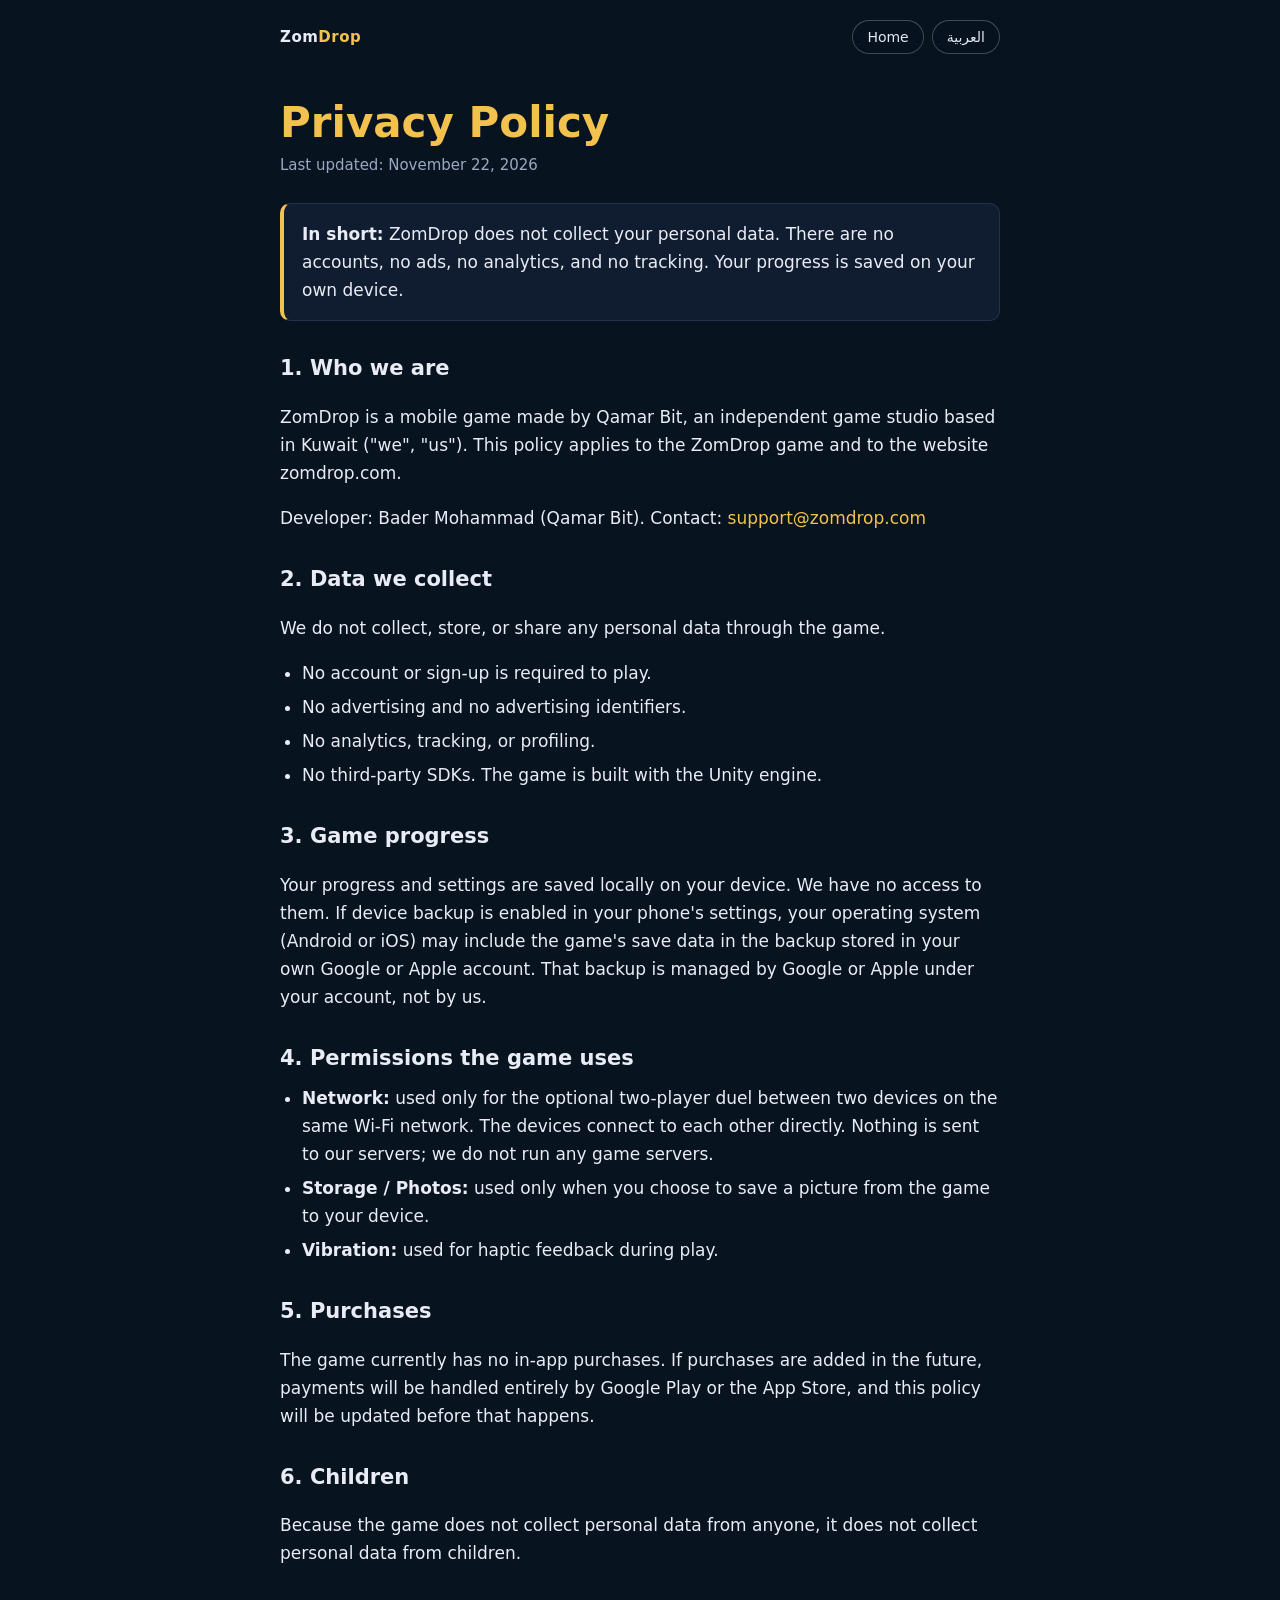
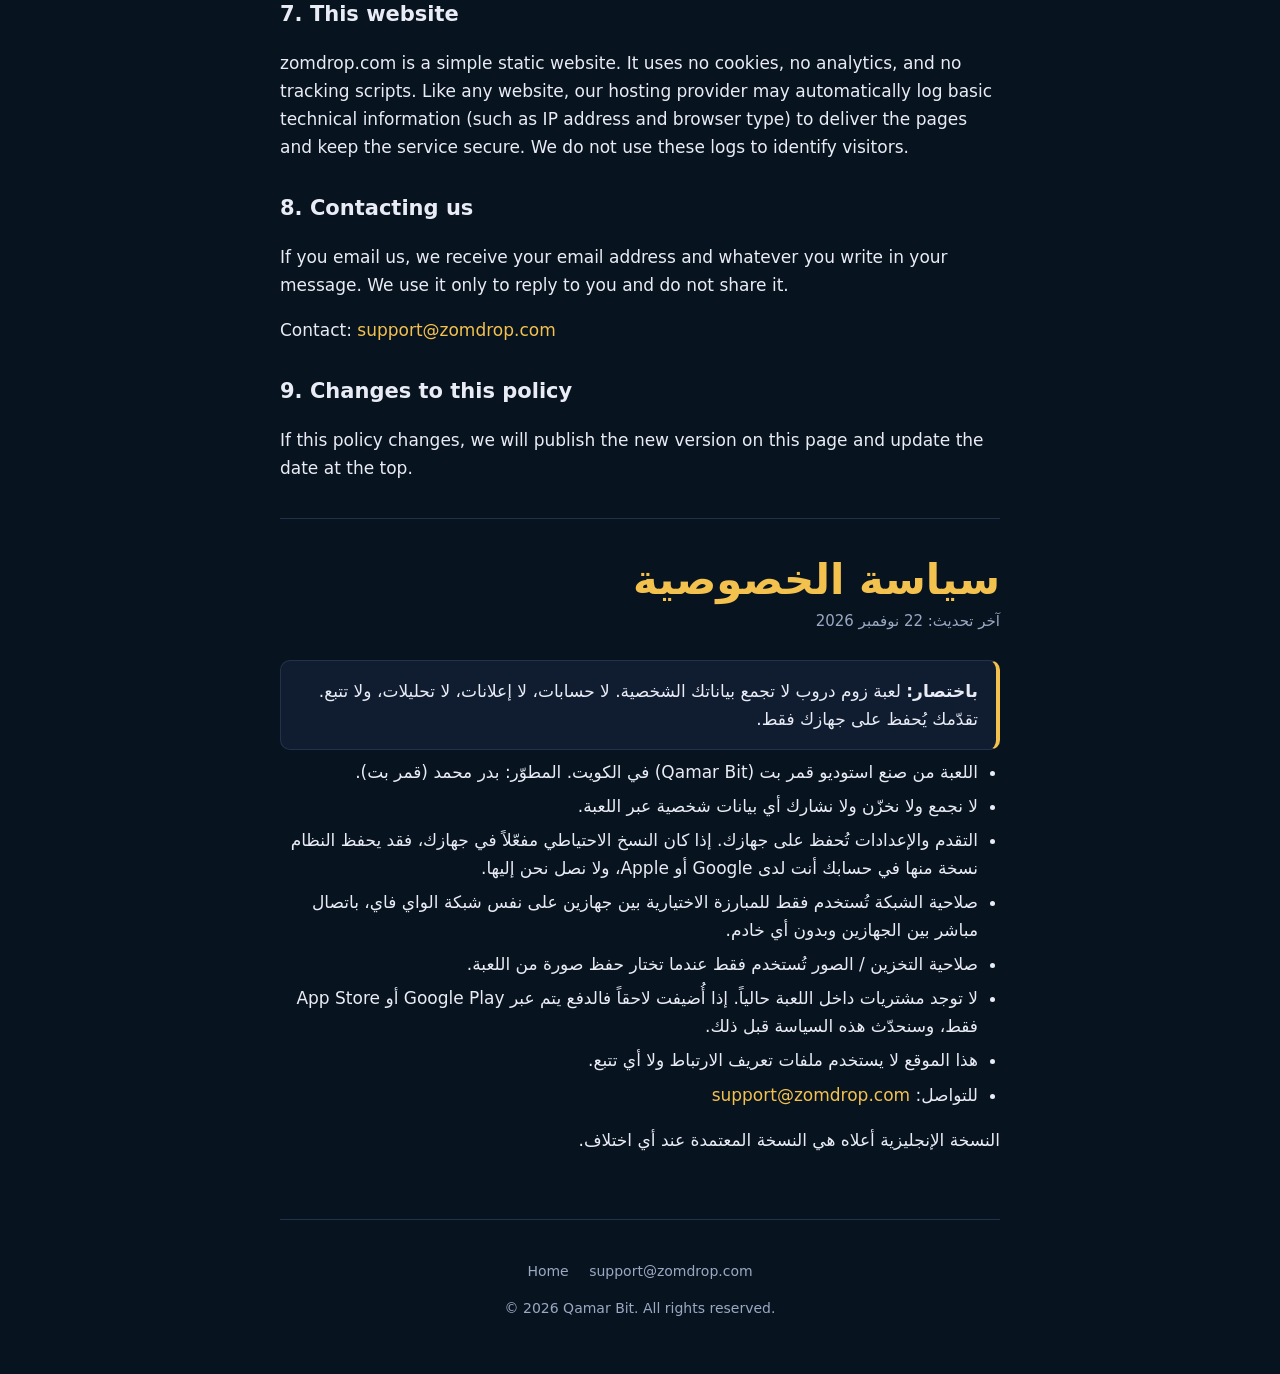
<file: privacy.html>
<!DOCTYPE html>
<html lang="en">
<head>
  <meta charset="utf-8">
  <meta name="viewport" content="width=device-width, initial-scale=1">
  <title>Privacy Policy — ZomDrop</title>
  <meta name="description" content="ZomDrop privacy policy. The game does not collect personal data, has no accounts, no ads, and no analytics.">
  <meta name="theme-color" content="#0b0e17">
  <link rel="canonical" href="https://zomdrop.com/privacy.html">
  <link rel="icon" type="image/png" href="img/icon-64.png">
  <link rel="apple-touch-icon" href="img/icon-192.png">
  <link rel="stylesheet" href="style.css">
</head>
<body>
  <div class="wrap">

    <header class="top">
      <a class="brand" href="/">Zom<span>Drop</span></a>
      <nav>
        <a href="/">Home</a>
        <a href="#ar">العربية</a>
      </nav>
    </header>

    <main class="doc">
      <h1>Privacy Policy</h1>
      <p class="updated">Last updated: November 22, 2026</p>

      <div class="summary">
        <strong>In short:</strong> ZomDrop does not collect your personal data.
        There are no accounts, no ads, no analytics, and no tracking. Your
        progress is saved on your own device.
      </div>

      <h2>1. Who we are</h2>
      <p>
        ZomDrop is a mobile game made by Qamar Bit, an independent game studio
        based in Kuwait ("we", "us"). This policy applies to the ZomDrop game
        and to the website zomdrop.com.
      </p>
      <p>
        Developer: Bader Mohammad (Qamar Bit). Contact:
        <a href="mailto:support@zomdrop.com">support@zomdrop.com</a>
      </p>

      <h2>2. Data we collect</h2>
      <p>We do not collect, store, or share any personal data through the game.</p>
      <ul>
        <li>No account or sign-up is required to play.</li>
        <li>No advertising and no advertising identifiers.</li>
        <li>No analytics, tracking, or profiling.</li>
        <li>No third-party SDKs. The game is built with the Unity engine.</li>
      </ul>

      <h2>3. Game progress</h2>
      <p>
        Your progress and settings are saved locally on your device. We have no
        access to them. If device backup is enabled in your phone's settings,
        your operating system (Android or iOS) may include the game's save data
        in the backup stored in your own Google or Apple account. That backup is
        managed by Google or Apple under your account, not by us.
      </p>

      <h2>4. Permissions the game uses</h2>
      <ul>
        <li>
          <strong>Network:</strong> used only for the optional two-player duel
          between two devices on the same Wi-Fi network. The devices connect to
          each other directly. Nothing is sent to our servers; we do not run any
          game servers.
        </li>
        <li>
          <strong>Storage / Photos:</strong> used only when you choose to save a
          picture from the game to your device.
        </li>
        <li>
          <strong>Vibration:</strong> used for haptic feedback during play.
        </li>
      </ul>

      <h2>5. Purchases</h2>
      <p>
        The game currently has no in-app purchases. If purchases are added in
        the future, payments will be handled entirely by Google Play or the App
        Store, and this policy will be updated before that happens.
      </p>

      <h2>6. Children</h2>
      <p>
        Because the game does not collect personal data from anyone, it does not
        collect personal data from children.
      </p>

      <h2>7. This website</h2>
      <p>
        zomdrop.com is a simple static website. It uses no cookies, no
        analytics, and no tracking scripts. Like any website, our hosting
        provider may automatically log basic technical information (such as IP
        address and browser type) to deliver the pages and keep the service
        secure. We do not use these logs to identify visitors.
      </p>

      <h2>8. Contacting us</h2>
      <p>
        If you email us, we receive your email address and whatever you write in
        your message. We use it only to reply to you and do not share it.
      </p>
      <p>
        Contact: <a href="mailto:support@zomdrop.com">support@zomdrop.com</a>
      </p>

      <h2>9. Changes to this policy</h2>
      <p>
        If this policy changes, we will publish the new version on this page and
        update the date at the top.
      </p>

      <hr>

      <section id="ar" lang="ar" dir="rtl">
        <h1>سياسة الخصوصية</h1>
        <p class="updated">آخر تحديث: 22 نوفمبر 2026</p>

        <div class="summary">
          <strong>باختصار:</strong> لعبة زوم دروب لا تجمع بياناتك الشخصية. لا
          حسابات، لا إعلانات، لا تحليلات، ولا تتبع. تقدّمك يُحفظ على جهازك فقط.
        </div>

        <ul>
          <li>اللعبة من صنع استوديو قمر بت (Qamar Bit) في الكويت. المطوّر: بدر محمد (قمر بت).</li>
          <li>لا نجمع ولا نخزّن ولا نشارك أي بيانات شخصية عبر اللعبة.</li>
          <li>
            التقدم والإعدادات تُحفظ على جهازك. إذا كان النسخ الاحتياطي مفعّلاً في
            جهازك، فقد يحفظ النظام نسخة منها في حسابك أنت لدى Google أو Apple،
            ولا نصل نحن إليها.
          </li>
          <li>
            صلاحية الشبكة تُستخدم فقط للمبارزة الاختيارية بين جهازين على نفس شبكة
            الواي فاي، باتصال مباشر بين الجهازين وبدون أي خادم.
          </li>
          <li>صلاحية التخزين / الصور تُستخدم فقط عندما تختار حفظ صورة من اللعبة.</li>
          <li>
            لا توجد مشتريات داخل اللعبة حالياً. إذا أُضيفت لاحقاً فالدفع يتم عبر
            Google Play أو App Store فقط، وسنحدّث هذه السياسة قبل ذلك.
          </li>
          <li>هذا الموقع لا يستخدم ملفات تعريف الارتباط ولا أي تتبع.</li>
          <li>
            للتواصل:
            <a href="mailto:support@zomdrop.com">support@zomdrop.com</a>
          </li>
        </ul>
        <p>النسخة الإنجليزية أعلاه هي النسخة المعتمدة عند أي اختلاف.</p>
      </section>
    </main>

    <footer>
      <p>
        <a href="/">Home</a>
        <a href="mailto:support@zomdrop.com">support@zomdrop.com</a>
      </p>
      <p>© 2026 Qamar Bit. All rights reserved.</p>
    </footer>

  </div>
</body>
</html>
</file>
<file: style.css>
:root {
  --bg: #081320;
  --card: #101d30;
  --line: #22324b;
  --text: #e9ecf5;
  --muted: #9aa8c2;
  --gold: #f2c14e;
  --gold-dark: #c99a2b;
  --red: #ff3b1f;
}

@font-face { font-family: "Luckiest Guy"; src: url("fonts/LuckiestGuy.ttf") format("truetype"); font-display: swap; }
@font-face { font-family: "Lalezar"; src: url("fonts/Lalezar.ttf") format("truetype"); font-display: swap; }

* { box-sizing: border-box; }

html { -webkit-text-size-adjust: 100%; }

body {
  margin: 0;
  background: var(--bg);
  color: var(--text);
  font-family: system-ui, -apple-system, "Segoe UI", Roboto, "Noto Sans", "Noto Sans Arabic", Tahoma, Arial, sans-serif;
  font-size: 17px;
  line-height: 1.65;
}

a { color: var(--gold); text-decoration: none; }
a:hover, a:focus { text-decoration: underline; }

.wrap {
  max-width: 760px;
  margin: 0 auto;
  padding: 0 20px;
}

/* ---------- Header ---------- */
.top {
  display: flex;
  align-items: center;
  justify-content: space-between;
  padding: 20px 0;
  font-size: 15px;
}
.top .brand { color: var(--text); font-weight: 800; letter-spacing: .5px; }
.top .brand span { color: var(--gold); }
.top nav { display: flex; flex-wrap: wrap; justify-content: flex-end; gap: 8px; }
/* nav links look like buttons: a soft frame so it is clear they can be tapped */
.top nav a {
  display: inline-block;
  padding: 7px 14px;
  border: 1px solid #ffffff3d;
  border-radius: 999px;
  background: #08132073;
  -webkit-backdrop-filter: blur(6px);
  backdrop-filter: blur(6px);
  color: #e3e8f3;
  font-size: 14px;
  line-height: 1.3;
  transition: border-color .15s, background-color .15s, color .15s;
}
.top nav a:hover, .top nav a:focus-visible {
  border-color: var(--gold); color: var(--gold); background: #081320b3; text-decoration: none;
}

/* header floating over the scene on the home page */
.over { position: absolute; top: 0; left: 0; right: 0; z-index: 3; }
.wrap.wide { max-width: 1080px; }

/* ---------- Scene (the game's own start picture) ---------- */
.scene {
  position: relative;
  overflow: hidden;
  max-height: 82vh;
  background: #0b1a33;
}
/* the true 3:2 picture box; overlays are placed in % of this box */
.scene-inner { position: relative; width: 100%; aspect-ratio: 3 / 2; }
.scene-inner > img { position: absolute; inset: 0; width: 100%; height: 100%; display: block; }
.scene::after {
  content: ""; position: absolute; left: 0; right: 0; bottom: 0; height: 34%;
  background: linear-gradient(to bottom, transparent, var(--bg));
  pointer-events: none;
}

.glow, .star, .moonglow { position: absolute; pointer-events: none; border-radius: 50%; }
.star {
  width: 1.1%; aspect-ratio: 1; transform: translate(-50%, -50%);
  background: radial-gradient(circle, #fff 0, #cfe2ff88 30%, transparent 70%);
  opacity: 0; animation: twinkle 3.6s ease-in-out infinite;
}
.moonglow {
  left: 71.4%; top: 31%; width: 34%; aspect-ratio: 1; transform: translate(-50%, -50%);
  background: radial-gradient(circle, #fff6c833 0, #fff6c81a 38%, transparent 68%);
  animation: moon 7s ease-in-out infinite;
}
.glow {
  width: 9%; aspect-ratio: 1; transform: translate(-50%, -50%);
  background: radial-gradient(circle, #ffd35a66 0, #ffb52e2e 40%, transparent 70%);
  mix-blend-mode: screen; animation: flicker 2.9s steps(1, end) infinite;
}
@keyframes twinkle { 0%, 100% { opacity: 0; } 50% { opacity: .9; } }
@keyframes moon { 0%, 100% { opacity: .35; } 50% { opacity: 1; } }
@keyframes flicker {
  0% { opacity: .9; } 12% { opacity: .55; } 20% { opacity: 1; } 43% { opacity: .7; }
  51% { opacity: .95; } 68% { opacity: .6; } 77% { opacity: 1; } 90% { opacity: .75; }
}

/* ---------- Hero text, pulled up over the dark bottom of the scene ---------- */
.hero {
  position: relative; z-index: 2;
  text-align: center;
  margin-top: clamp(-230px, -17vw, -64px);
  padding: 0 0 34px;
}
.hero h1 { margin: 0; line-height: 0; }
.hero h1 img {
  width: min(88vw, 620px); height: auto;
  filter: drop-shadow(0 10px 26px #000a);
  transform-origin: 50% 0;
}
/* the drop only starts once the browser is really drawing (class added by script),
   so the logo is never left hidden off-screen */
.go .hero h1 img { animation: drop 1.05s cubic-bezier(.3, 0, .35, 1) both, sway 5.5s ease-in-out 1.2s infinite; }
@keyframes drop {
  0% { transform: translateY(-120vh) rotate(-7deg); }
  55% { transform: translateY(0) rotate(2deg); }
  70% { transform: translateY(-34px) rotate(-1.5deg); }
  84% { transform: translateY(0) rotate(.6deg); }
  92% { transform: translateY(-9px); }
  100% { transform: translateY(0); }
}
@keyframes sway { 0%, 100% { transform: rotate(-.9deg); } 50% { transform: rotate(.9deg); } }

.hero .by {
  margin: 12px 0 0;
  color: var(--muted);
  font-size: 15px;
  letter-spacing: 2px;
  text-transform: uppercase;
}
.hero .by a { color: inherit; }
.hero .lead {
  max-width: 560px;
  margin: 20px auto 0;
  font-size: 19px;
}
.cta { display: flex; align-items: center; justify-content: center; gap: 16px; margin-top: 26px; flex-wrap: wrap; }
.appicon { width: 72px; height: 72px; border-radius: 18px; box-shadow: 0 8px 22px #0009; display: block; }
.cta .soon { margin-top: 0; }

/* ---------- Big sections: zombie guide and tools ---------- */
.block { margin: 56px 0 0; text-align: center; }
.label { font-size: 13px; letter-spacing: 3px; text-transform: uppercase; color: var(--muted); margin: 0 0 6px; }
.title { margin: 0; font-size: clamp(28px, 6vw, 44px); line-height: 1.15; color: #fff3c9; }
.sub { margin: 8px 0 26px; color: var(--muted); }
.more { margin: 22px 0 0; color: var(--muted); }
.grid { display: grid; gap: 14px; }
.horde { grid-template-columns: repeat(auto-fill, minmax(290px, 1fr)); gap: 18px; }
.guide { grid-template-columns: repeat(auto-fill, minmax(290px, 1fr)); }

/* titles use the game's own fonts (stored in the fonts folder) */
.title, .z h3, .adam h3, .subtitle { font-family: "Luckiest Guy", "Lalezar", system-ui, sans-serif; font-weight: 400; letter-spacing: .5px; }
.arname, .card[lang="ar"] h2 { font-family: "Lalezar", system-ui, sans-serif; font-weight: 400; }
.sub span[lang="ar"], .more span[lang="ar"] { display: block; }

/* character cards: comic picture on top, text under it */
.z {
  background: var(--card); border: 1px solid var(--line); border-radius: 16px;
  margin: 0; overflow: hidden; text-align: start;
  transition: border-color .15s, transform .15s;
}
.z:hover { border-color: var(--gold); transform: translateY(-3px); }
.pic { overflow: hidden; background: #0d2440; }
.pic img { width: 100%; height: auto; aspect-ratio: 4 / 5; object-fit: cover; display: block; }
.zt { padding: 14px 16px 16px; }
.z h3 { margin: 0; font-size: 26px; line-height: 1.1; color: var(--gold); }
.z .role { margin: 2px 0 0; font-size: 13px; letter-spacing: 2px; text-transform: uppercase; color: var(--muted); }
.arname { margin: 4px 0 0; font-size: 21px; line-height: 1.3; color: #fff3c9; }
.z .bio { margin: 10px 0 0; font-size: 15px; line-height: 1.55; color: var(--text); }
.z .tip {
  margin: 10px 0 0; padding: 7px 10px; font-size: 14px; line-height: 1.45; color: #d7deee;
  background: #0a1626; border-inline-start: 3px solid var(--gold); border-radius: 6px;
}
.z .tip + .tip { margin-top: 5px; }
.z.mystery .pic { background: #0a1626; }
.z.mystery .pic img { object-fit: contain; padding: 20%; filter: brightness(0) drop-shadow(0 0 1px #5d7399); opacity: .9; }
.z.mystery h3 { color: #7d8cab; letter-spacing: 3px; }

/* Adam: wide card, picture beside the text */
.adam {
  display: grid; grid-template-columns: minmax(0, 360px) 1fr; text-align: start;
  background: var(--card); border: 1px solid #2c4580; border-radius: 18px; overflow: hidden;
}
.adam .pic { background: #8a611a; }
.adam .pic img { height: 100%; }
.adam .txt { padding: 22px 24px; }
.adam h3 { margin: 0; font-size: 40px; line-height: 1; color: var(--gold); }
.adam .role { margin: 6px 0 0; font-size: 13px; letter-spacing: 2px; text-transform: uppercase; color: var(--muted); }
.adam .txt > p { margin: 12px 0 0; }
.quotes { display: grid; gap: 8px; margin-top: 16px; }
.quotes blockquote {
  margin: 0; padding: 9px 14px; background: #0a1626; border-radius: 10px;
  border-inline-start: 3px solid var(--gold); font-size: 15px; line-height: 1.5;
}
.quotes p { margin: 0; }
.quotes p[lang="ar"] { color: #c6cfe2; }

/* 2026-11-22: survivors on the radio + the two campaigns, under Adam's card (same blue frame as the farm wall) */
.survivors {
  display: grid; grid-template-columns: 1.25fr 1fr; gap: 18px; margin-top: 18px; text-align: start;
  padding: 22px 24px; background: #0c1a33e6; border: 1px solid #2c4580; border-radius: 18px;
}
.survivors .label { margin: 0; }
.survivors h3 { margin: 4px 0 0; font-family: "Luckiest Guy", "Lalezar", system-ui, sans-serif; font-weight: 400; font-size: 30px; line-height: 1.1; color: var(--gold); }
.survivors .sv-txt > p:not(.label) { margin: 10px 0 0; }
.survivors blockquote {
  margin: 14px 0 0; padding: 9px 14px; background: #0a1626; border-radius: 10px;
  border-inline-start: 3px solid #7fa2ff; font-size: 15px; line-height: 1.5;
}
.camps { display: grid; gap: 12px; align-content: center; }
.camp { padding: 14px 16px; border-radius: 14px; background: #0a1626; border: 1px solid var(--line); }
.camp .cn { font-size: 12px; letter-spacing: 2px; text-transform: uppercase; color: var(--muted); }
.camp h4 { margin: 2px 0 4px; font-family: "Luckiest Guy", "Lalezar", system-ui, sans-serif; font-weight: 400; font-size: 21px; letter-spacing: .5px; }
.camp p { margin: 0; font-size: 15px; line-height: 1.5; color: #c6cfe2; }
.camp-farm { border-inline-start: 4px solid #5f8cf0; }
.camp-farm h4 { color: #a9c2ff; }
.camp-block { border-inline-start: 4px solid #9a9fb0; }
.camp-block h4 { color: #d5d9e4; }
@media (max-width: 760px) { .survivors { grid-template-columns: 1fr; padding: 18px 16px; } .survivors h3 { font-size: 26px; } }

/* tools (1.12): filter buttons + small tiles; a tapped tile opens across the whole row */
.tools-hint { margin: -14px 0 16px; color: var(--muted); font-size: 14px; }
.chips { display: none; flex-wrap: wrap; justify-content: center; gap: 8px; margin: 0 0 20px; }
.js .chips { display: flex; }
.chip {
  font: inherit; font-size: 14px; line-height: 1.3; cursor: pointer;
  padding: 8px 14px; border-radius: 999px; border: 1px solid var(--line); background: var(--card); color: var(--text);
  transition: border-color .15s, background-color .15s, color .15s;
}
.chip i { font-style: normal; font-size: 12px; color: var(--muted); margin-inline-start: 6px; }
.chip:hover, .chip:focus-visible { border-color: var(--gold); }
.chip.on { background: var(--gold); border-color: var(--gold); color: #081320; font-weight: 600; }
.chip.on i { color: #081320b3; }

.arsenal { grid-template-columns: repeat(auto-fill, minmax(112px, 1fr)); gap: 10px; }
.t { margin: 0; background: var(--card); border: 1px solid var(--line); border-radius: 14px; transition: border-color .15s; }
.t:hover { border-color: #3a4f72; }
.t summary {
  list-style: none; cursor: pointer; display: flex; flex-direction: column; align-items: center; gap: 6px;
  padding: 12px 8px 10px; text-align: center; border-radius: 14px;
}
.t summary::-webkit-details-marker { display: none; }
.t summary:focus-visible { outline: 2px solid var(--gold); outline-offset: 2px; }
.t summary img { width: 56px; height: 56px; display: block; }
.t summary b { font-size: 14px; line-height: 1.25; font-weight: 600; color: var(--gold); }
.t .td { padding: 0 16px 14px; text-align: start; }
.t .td p { margin: 0; font-size: 15px; line-height: 1.55; }
.t .td p + p { margin-top: 6px; }
.t[open] { grid-column: 1 / -1; display: grid; grid-template-columns: 150px 1fr; align-items: center; border-color: var(--gold); }
.t[open] summary img { width: 72px; height: 72px; }
.t[open] .td { padding: 14px 18px 14px 0; }
[dir="rtl"] .t[open] .td { padding: 14px 0 14px 18px; }
@media (max-width: 600px) {
  .arsenal { grid-template-columns: repeat(3, 1fr); gap: 8px; }
  .t[open] { grid-template-columns: 1fr; }
  .t[open] .td, [dir="rtl"] .t[open] .td { padding: 0 16px 14px; text-align: center; }
}
.arsenal[data-show="guns"] .t:not([data-g="guns"]),
.arsenal[data-show="boom"] .t:not([data-g="boom"]),
.arsenal[data-show="sky"] .t:not([data-g="sky"]),
.arsenal[data-show="gravity"] .t:not([data-g="gravity"]),
.arsenal[data-show="tricks"] .t:not([data-g="tricks"]) { display: none; }

.g h3 { margin: 0; font-size: 17px; line-height: 1.3; color: var(--gold); }
.g h3 span { display: block; color: #fff3c9; font-weight: 600; }
.g p { margin: 5px 0 0; font-size: 14px; line-height: 1.5; }
.meta { color: var(--muted); font-size: 13px !important; }

.g { text-align: start; background: var(--card); border: 1px solid var(--line); border-radius: 14px; padding: 16px; }
.subtitle { margin: 34px 0 16px; font-size: 26px; color: #fff3c9; }
.subtitle span { display: block; font-size: 22px; }
.ver { font-size: 12px; opacity: .7; }
.doc pre.licence {
  white-space: pre-wrap; direction: ltr; text-align: left;
  font: 13px/1.55 Consolas, "Courier New", monospace;
  background: var(--card); border: 1px solid var(--line); border-radius: 10px;
  padding: 14px 16px; color: var(--muted); overflow-x: auto;
}

.soon {
  display: inline-block;
  margin-top: 26px;
  padding: 12px 22px;
  border: 1px solid var(--gold);
  border-radius: 999px;
  color: var(--gold);
  font-weight: 700;
  font-size: 15px;
  background: #0813207a;
}

/* ---------- Features ---------- */
.features {
  display: grid;
  grid-template-columns: repeat(3, 1fr);
  gap: 14px;
  margin: 24px 0 8px;
}
.features div {
  background: var(--card);
  border: 1px solid var(--line);
  border-radius: 14px;
  padding: 18px 16px;
  text-align: center;
}
.features b { display: block; color: var(--gold); font-size: 18px; margin-bottom: 4px; }
.features span { color: var(--muted); font-size: 15px; }

/* ---------- Sections ---------- */
.card {
  background: var(--card);
  border: 1px solid var(--line);
  border-radius: 14px;
  padding: 22px 22px;
  margin: 18px 0;
}
.card h2 { margin: 0 0 8px; font-size: 20px; color: var(--gold); }
.card p { margin: 0 0 10px; }
.card p:last-child { margin-bottom: 0; }

[dir="rtl"] { text-align: right; }
/* Arabic page: letters must stay joined, and titles use the game's Arabic font */
html[lang="ar"] * { letter-spacing: 0 !important; }
html[lang="ar"] .hero .by, html[lang="ar"] .label, html[lang="ar"] .role { font-size: 15px; }
html[lang="ar"] .z h3, html[lang="ar"] .adam h3 { line-height: 1.35; }
/* language switch in the menu */
.top nav a.lang { border-color: var(--gold); color: var(--gold); font-weight: 700; }

/* ---------- Policy page ---------- */
.doc { padding: 24px 0 8px; }
.doc h1 { font-size: clamp(30px, 7vw, 42px); margin: 0 0 4px; color: var(--gold); line-height: 1.2; }
.doc .updated { color: var(--muted); font-size: 15px; margin: 0 0 26px; }
.doc h2 { font-size: 21px; margin: 30px 0 8px; color: var(--text); }
.doc ul { padding-inline-start: 22px; margin: 8px 0; }
.doc li { margin: 6px 0; }
.doc .summary {
  background: var(--card);
  border: 1px solid var(--line);
  border-inline-start: 4px solid var(--gold);
  border-radius: 10px;
  padding: 16px 18px;
}
.doc hr { border: 0; border-top: 1px solid var(--line); margin: 36px 0; }

/* ---------- Footer ---------- */
footer {
  margin-top: 40px;
  padding: 26px 0 40px;
  border-top: 1px solid var(--line);
  text-align: center;
  color: var(--muted);
  font-size: 14px;
}
footer a { color: var(--muted); margin: 0 8px; }
/* Qamar Bit accounts: pixel icons with the platform name */
footer .social { display: flex; flex-wrap: wrap; align-items: center; justify-content: center; gap: 8px; margin-bottom: 14px; }
footer .social span { margin-inline-end: 4px; }
footer .social a {
  display: inline-flex; align-items: center; gap: 7px; margin: 0;
  padding: 6px 13px 6px 10px; border: 1px solid var(--line); border-radius: 999px;
  color: var(--text); text-decoration: none;
}
footer .social a:hover, footer .social a:focus-visible { border-color: var(--gold); color: var(--gold); }
footer .social svg { width: 18px; height: 18px; fill: currentColor; shape-rendering: crispEdges; }
footer .social b { font-weight: 600; font-size: 14px; }
@media (max-width: 600px) { footer .social span { flex-basis: 100%; text-align: center; margin: 0 0 2px; } }
footer a:hover { color: var(--gold); }

@media (max-width: 600px) {
  .features { grid-template-columns: 1fr; }
  .hero .lead { font-size: 17px; }
  .hero { margin-top: -30px; }
  .adam { grid-template-columns: 1fr; }
  .adam h3 { font-size: 34px; }
}

/* arriving from the other language: no logo drop, just the gentle sway */
.go.nodrop .hero h1 img { animation: sway 5.5s ease-in-out infinite; }

/* hidden rewards: question marks only */
.lockednote { max-width: 640px; margin-inline: auto; }
.lockedgrid { grid-template-columns: repeat(auto-fill, minmax(104px, 1fr)); max-width: 760px; margin: 0 auto; }
.lk { background: #0a1626; border: 1px dashed #3a4c6b; border-radius: 14px; padding: 14px 8px 10px; }
.lk b { display: block; font-family: "Luckiest Guy", system-ui, sans-serif; font-weight: 400; font-size: 44px; line-height: 1.1; color: #4b5f84; }
.lk span { display: block; color: #7d8cab; letter-spacing: 3px; font-size: 14px; }
/* story comic: panels with the words under them */
.panels { grid-template-columns: repeat(2, 1fr); gap: 16px; }
.panel { position: relative; margin: 0; background: #fff3c9; border: 4px solid #060e1a; border-radius: 6px; overflow: hidden; box-shadow: 0 8px 22px #0007; }
.panel img { display: block; width: 100%; height: auto; }
.panel figcaption { padding: 10px 14px 12px; color: #1b1407; font-size: 16px; line-height: 1.45; font-weight: 600; text-align: start; border-top: 4px solid #060e1a; }
.panel .num { position: absolute; top: 0; inset-inline-start: 0; z-index: 1; min-width: 34px; padding: 2px 8px; background: var(--gold); color: #1b1407; font-family: "Luckiest Guy", system-ui, sans-serif; font-size: 18px; border-end-end-radius: 6px; border-inline-end: 4px solid #060e1a; border-bottom: 4px solid #060e1a; }
.comic-more { display: none; margin: 22px auto 0; padding: 12px 26px; border: 2px solid var(--gold); border-radius: 999px; background: var(--gold); color: #1b1407; font: inherit; font-weight: 800; cursor: pointer; }
.comic-more:hover { background: #ffd66e; }
.comic-end { margin: 22px 0 0; color: #fff3c9; font-size: 18px; }
/* with scripts on, only the first page shows until the button is pressed */
.js .comic:not(.open) .panel:nth-child(n+5), .js .comic:not(.open) .comic-end { display: none; }
.js .comic:not(.open) .comic-more { display: inline-block; }
@media (max-width: 700px) { .panels { grid-template-columns: 1fr; } }
/* quiet line-art behind some sections (our own character drawing, redrawn as faint lines on the page colour).
   The top and bottom fade into the page so the section has no hard edge. */
.art {
  padding: 40px 22px 34px; border-radius: 26px;
  background-color: var(--bg);
  background-repeat: no-repeat, no-repeat, repeat;
  background-position: center top, center top;
  background-size: 100% 100%, 100% 100%, 760px auto;
}
.art-story  { background-image: linear-gradient(to right, var(--bg) 0, #08132000 9%, #08132000 91%, var(--bg) 100%), linear-gradient(to bottom, var(--bg) 0, #08132000 110px, #08132000 calc(100% - 110px), var(--bg) 100%), url("img/art/story.webp"); }
.art-rewards { background-image: linear-gradient(to right, var(--bg) 0, #08132000 9%, #08132000 91%, var(--bg) 100%), linear-gradient(to bottom, var(--bg) 0, #08132000 70px, #08132000 calc(100% - 70px), var(--bg) 100%), url("img/art/rewards.webp"); }
.art-horde  { background-image: linear-gradient(to right, var(--bg) 0, #08132000 9%, #08132000 91%, var(--bg) 100%), linear-gradient(to bottom, var(--bg) 0, #08132000 110px, #08132000 calc(100% - 110px), var(--bg) 100%), url("img/art/horde.webp"); }
.art-teal   { background-image: linear-gradient(to right, var(--bg) 0, #08132000 9%, #08132000 91%, var(--bg) 100%), linear-gradient(to bottom, var(--bg) 0, #08132000 110px, #08132000 calc(100% - 110px), var(--bg) 100%), url("img/art/teal.webp"); }
/* 1.18: comic-wall picture band behind a section title. The middle is darkened so the title reads well. */
.wallhead {
  position: relative; isolation: isolate; overflow: hidden;
  display: grid; place-items: center; min-height: clamp(300px, 32vw, 430px);
  margin: 0 0 28px; border: 4px solid #060e1a; border-radius: 22px;
  background: #0b1a4a; box-shadow: 0 10px 30px #0009;
}
.wall-horde { background: #2a1450; }
/* 2026-11-22: the walls are a little calmer, so their blue and purple sit with the page navy instead of shouting */
.wallhead img { filter: saturate(.78) brightness(.92); }
.wallhead { border-color: #050b16; box-shadow: 0 10px 30px #0009, inset 0 0 0 1px #ffffff10; }
.wallhead picture { position: absolute; inset: 0; z-index: -2; }
.wallhead img { position: absolute; top: -9%; left: 0; width: 100%; height: 118%; object-fit: cover; }
.wallhead::after {
  content: ""; position: absolute; inset: 0; z-index: -1;
  background: radial-gradient(ellipse 62% 70% at center, #040914d9 0, #040914a6 45%, #04091426 100%);
}
.wall-horde::after { background: radial-gradient(ellipse 62% 70% at center, #0d0518d9 0, #0d0518a6 45%, #0d051826 100%); }
.wh-txt { max-width: 720px; padding: 30px 22px; }
.wallhead .label { color: #dfe6ff; }
.wallhead .title { text-shadow: 0 3px 0 #060e1a, 0 0 22px #000; }
.wallhead .sub { margin-bottom: 0; color: #eef2ff; text-shadow: 0 1px 8px #000; }
@media (max-width: 700px) { .wallhead { min-height: 360px; border-radius: 18px; } }
.lockedzone { margin-top: 34px; padding-top: 6px; }
.lockedzone .subtitle { margin-top: 24px; }
@media (max-width: 600px) { .art { padding: 30px 12px 26px; background-size: 100% 100%, 100% 100%, 560px auto; margin-inline: -8px; } }footer .studio { max-width: 560px; margin-inline: auto; color: var(--muted); font-size: 14px; }
</file>
